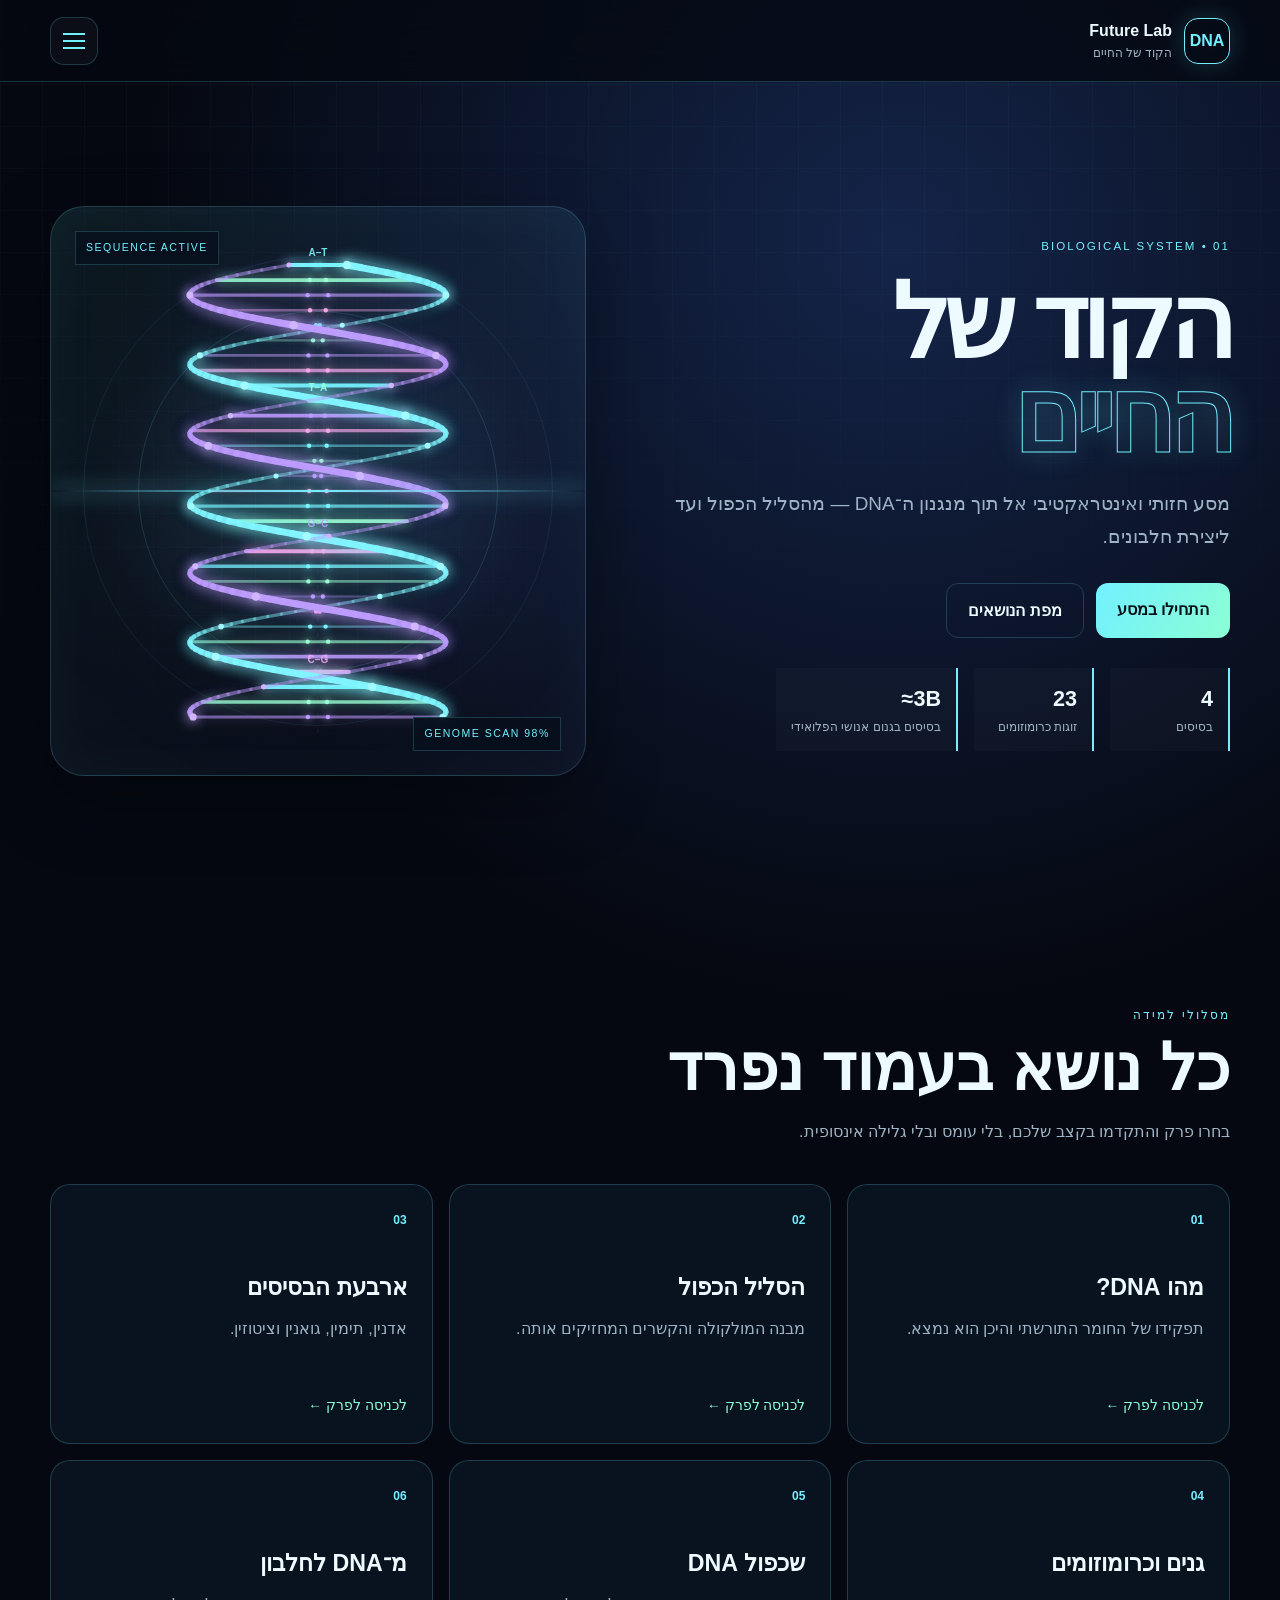
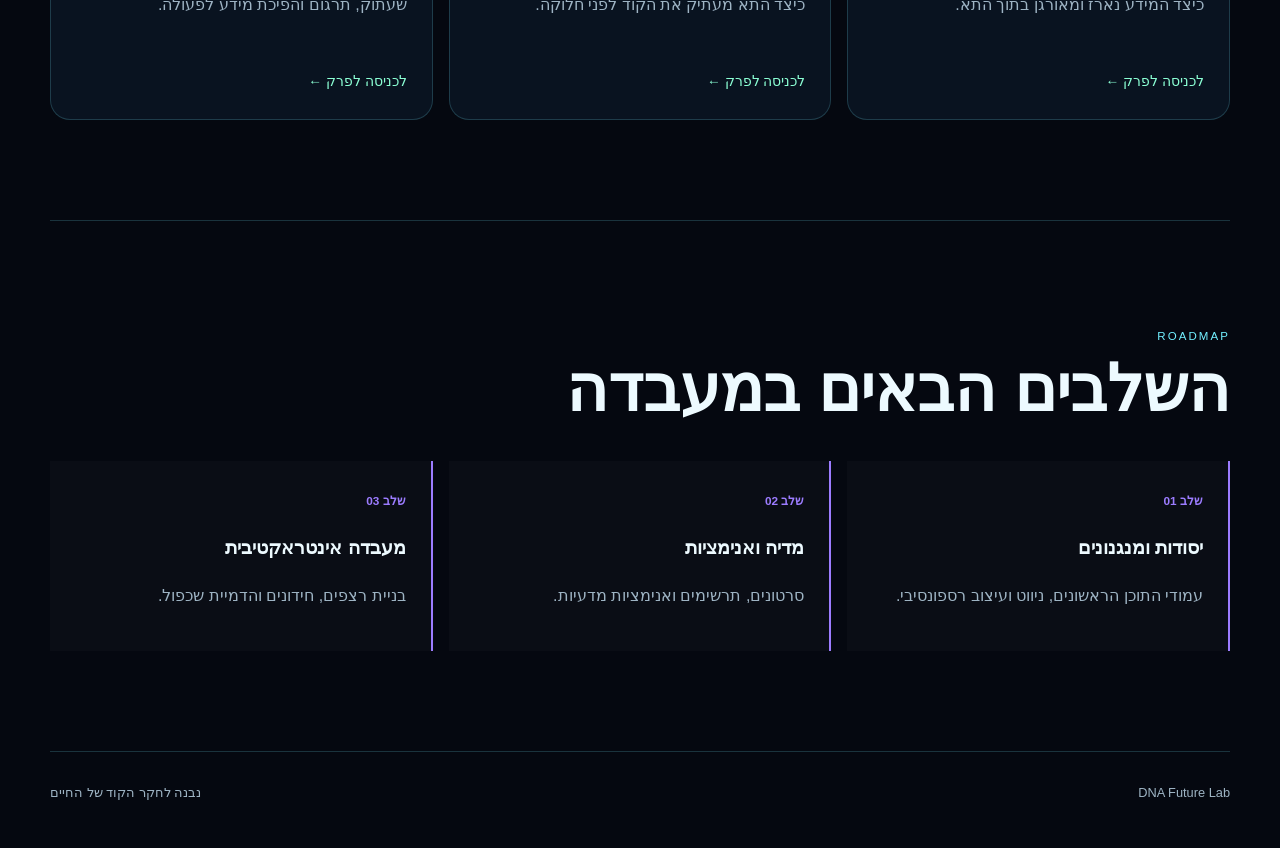
<file: index.html>
<!doctype html>
<html lang="he" dir="rtl">
<head>
  <meta charset="utf-8">

  <meta
    name="viewport"
    content="width=device-width, initial-scale=1"
  >

  <meta
    name="description"
    content="מעבדת DNA עתידית — אתר אינטראקטיבי על הקוד של החיים"
  >

  <meta name="theme-color" content="#050810">

  <meta property="og:title" content="DNA Future Lab | הקוד של החיים">
  <meta property="og:description" content="מסע חזותי ואינטראקטיבי אל מנגנון ה־DNA.">
  <meta property="og:type" content="website">

  <title>DNA Future Lab | הקוד של החיים</title>

  <link rel="icon" href="assets/favicon.svg" type="image/svg+xml">
  <link rel="stylesheet" href="assets/css/styles.css">
</head>

<body>

  <div class="ambient" aria-hidden="true"></div>

  <header class="topbar">

    <a class="brand" href="index.html" aria-label="דף הבית">
      <span class="brand-mark">DNA</span>

      <span class="brand-text">
        <strong>Future Lab</strong>
        <small>הקוד של החיים</small>
      </span>
    </a>

    <button
      class="menu-btn"
      type="button"
      aria-label="פתיחת תפריט"
      aria-expanded="false"
      aria-controls="sidebar"
    >
      <span></span>
      <span></span>
      <span></span>
    </button>

  </header>

  <div class="overlay" data-close-menu></div>

  <aside
    class="sidebar"
    id="sidebar"
    role="dialog"
    aria-modal="true"
    aria-label="מרכז הניווט"
    aria-hidden="true"
  >

    <div class="sidebar-head">
      <strong>מרכז הניווט</strong>

      <button
        class="close-btn"
        type="button"
        data-close-menu
        aria-label="סגירת תפריט"
      >
        ×
      </button>
    </div>

    <nav class="side-nav" aria-label="ניווט ראשי">

      <a class="active" href="index.html" aria-current="page">
        עמוד הבית
      </a>

      <p>יסודות ה־DNA</p>

      <a href="pages/what-is-dna.html">
        מהו DNA?
      </a>

      <a href="pages/double-helix.html">
        מבנה הסליל הכפול
      </a>

      <a href="pages/bases.html">
        הבסיסים החנקניים
      </a>

      <a href="pages/genes-chromosomes.html">
        גנים וכרומוזומים
      </a>

      <p>מנגנונים גנטיים</p>

      <a href="pages/replication.html">
        שכפול DNA
      </a>

      <a href="pages/protein-synthesis.html">
        מ־DNA לחלבון
      </a>

      <p>בקרוב</p>

      <a href="#roadmap">
        מוטציות, תורשה ו־CRISPR
      </a>

      <a href="#roadmap">
        מעבדה אינטראקטיבית
      </a>

      <a href="#roadmap">
        סרטונים וחידונים
      </a>

    </nav>

  </aside>

  <main>

    <section class="hero">

      <div class="hero-copy">

        <span class="eyebrow">
          BIOLOGICAL SYSTEM • 01
        </span>

        <h1>
          הקוד של
          <em>החיים</em>
        </h1>

        <p>
          מסע חזותי ואינטראקטיבי אל תוך מנגנון ה־DNA —
          מהסליל הכפול ועד ליצירת חלבונים.
        </p>

        <div class="hero-actions">

          <a
            class="btn primary"
            href="pages/what-is-dna.html"
          >
            התחילו במסע
          </a>

          <a
            class="btn ghost"
            href="#topics"
          >
            מפת הנושאים
          </a>

        </div>

        <div class="stats">

          <div>
            <strong>4</strong>
            <span>בסיסים</span>
          </div>

          <div>
            <strong>23</strong>
            <span>זוגות כרומוזומים</span>
          </div>

          <div>
            <strong><bdi dir="ltr">≈3B</bdi></strong>
            <span>בסיסים בגנום אנושי הפלואידי</span>
          </div>

        </div>

      </div>

      <div
        class="helix-stage"
        aria-label="המחשה מונפשת של סליל DNA כפול"
      >

        <div class="scientific-grid" aria-hidden="true"></div>

        <div class="orbit orbit-one" aria-hidden="true"></div>
        <div class="orbit orbit-two" aria-hidden="true"></div>

        <div class="hud top">
          SEQUENCE ACTIVE
        </div>

        <canvas
          id="dnaCanvas"
          aria-label="אנימציה של סליל DNA כפול"
        >
          הדפדפן שלך אינו תומך באנימציית Canvas.
        </canvas>

        <div class="scan-line" aria-hidden="true"></div>

        <div class="hud bottom">
          GENOME SCAN 98%
        </div>

      </div>

    </section>

    <section class="section" id="topics">

      <div class="section-head">

        <span>מסלולי למידה</span>

        <h2>
          כל נושא בעמוד נפרד
        </h2>

        <p>
          בחרו פרק והתקדמו בקצב שלכם,
          בלי עומס ובלי גלילה אינסופית.
        </p>

      </div>

      <div class="topic-grid">

        <a
          class="topic-card"
          href="pages/what-is-dna.html"
        >
          <b>01</b>
          <h3>מהו DNA?</h3>

          <p>
            תפקידו של החומר התורשתי והיכן הוא נמצא.
          </p>

          <span>
            לכניסה לפרק ←
          </span>
        </a>

        <a
          class="topic-card"
          href="pages/double-helix.html"
        >
          <b>02</b>
          <h3>הסליל הכפול</h3>

          <p>
            מבנה המולקולה והקשרים המחזיקים אותה.
          </p>

          <span>
            לכניסה לפרק ←
          </span>
        </a>

        <a
          class="topic-card"
          href="pages/bases.html"
        >
          <b>03</b>
          <h3>ארבעת הבסיסים</h3>

          <p>
            אדנין, תימין, גואנין וציטוזין.
          </p>

          <span>
            לכניסה לפרק ←
          </span>
        </a>

        <a
          class="topic-card"
          href="pages/genes-chromosomes.html"
        >
          <b>04</b>
          <h3>גנים וכרומוזומים</h3>

          <p>
            כיצד המידע נארז ומאורגן בתוך התא.
          </p>

          <span>
            לכניסה לפרק ←
          </span>
        </a>

        <a
          class="topic-card"
          href="pages/replication.html"
        >
          <b>05</b>
          <h3>שכפול DNA</h3>

          <p>
            כיצד התא מעתיק את הקוד לפני חלוקה.
          </p>

          <span>
            לכניסה לפרק ←
          </span>
        </a>

        <a
          class="topic-card"
          href="pages/protein-synthesis.html"
        >
          <b>06</b>
          <h3>מ־DNA לחלבון</h3>

          <p>
            שעתוק, תרגום והפיכת מידע לפעולה.
          </p>

          <span>
            לכניסה לפרק ←
          </span>
        </a>

      </div>

    </section>

    <section
      class="section roadmap"
      id="roadmap"
    >

      <div class="section-head">

        <span>ROADMAP</span>

        <h2>
          השלבים הבאים במעבדה
        </h2>

      </div>

      <div class="timeline">

        <div>
          <b>שלב 01</b>

          <h3>
            יסודות ומנגנונים
          </h3>

          <p>
            עמודי התוכן הראשונים,
            ניווט ועיצוב רספונסיבי.
          </p>
        </div>

        <div>
          <b>שלב 02</b>

          <h3>
            מדיה ואנימציות
          </h3>

          <p>
            סרטונים, תרשימים
            ואנימציות מדעיות.
          </p>
        </div>

        <div>
          <b>שלב 03</b>

          <h3>
            מעבדה אינטראקטיבית
          </h3>

          <p>
            בניית רצפים,
            חידונים והדמיית שכפול.
          </p>
        </div>

      </div>

    </section>

  </main>

  <footer>

    <span>
      DNA Future Lab
    </span>

    <span>
      נבנה לחקר הקוד של החיים
    </span>

  </footer>

  <script src="assets/js/navigation.js"></script>
  <script src="assets/js/app.js"></script>

</body>
</html>
</file>
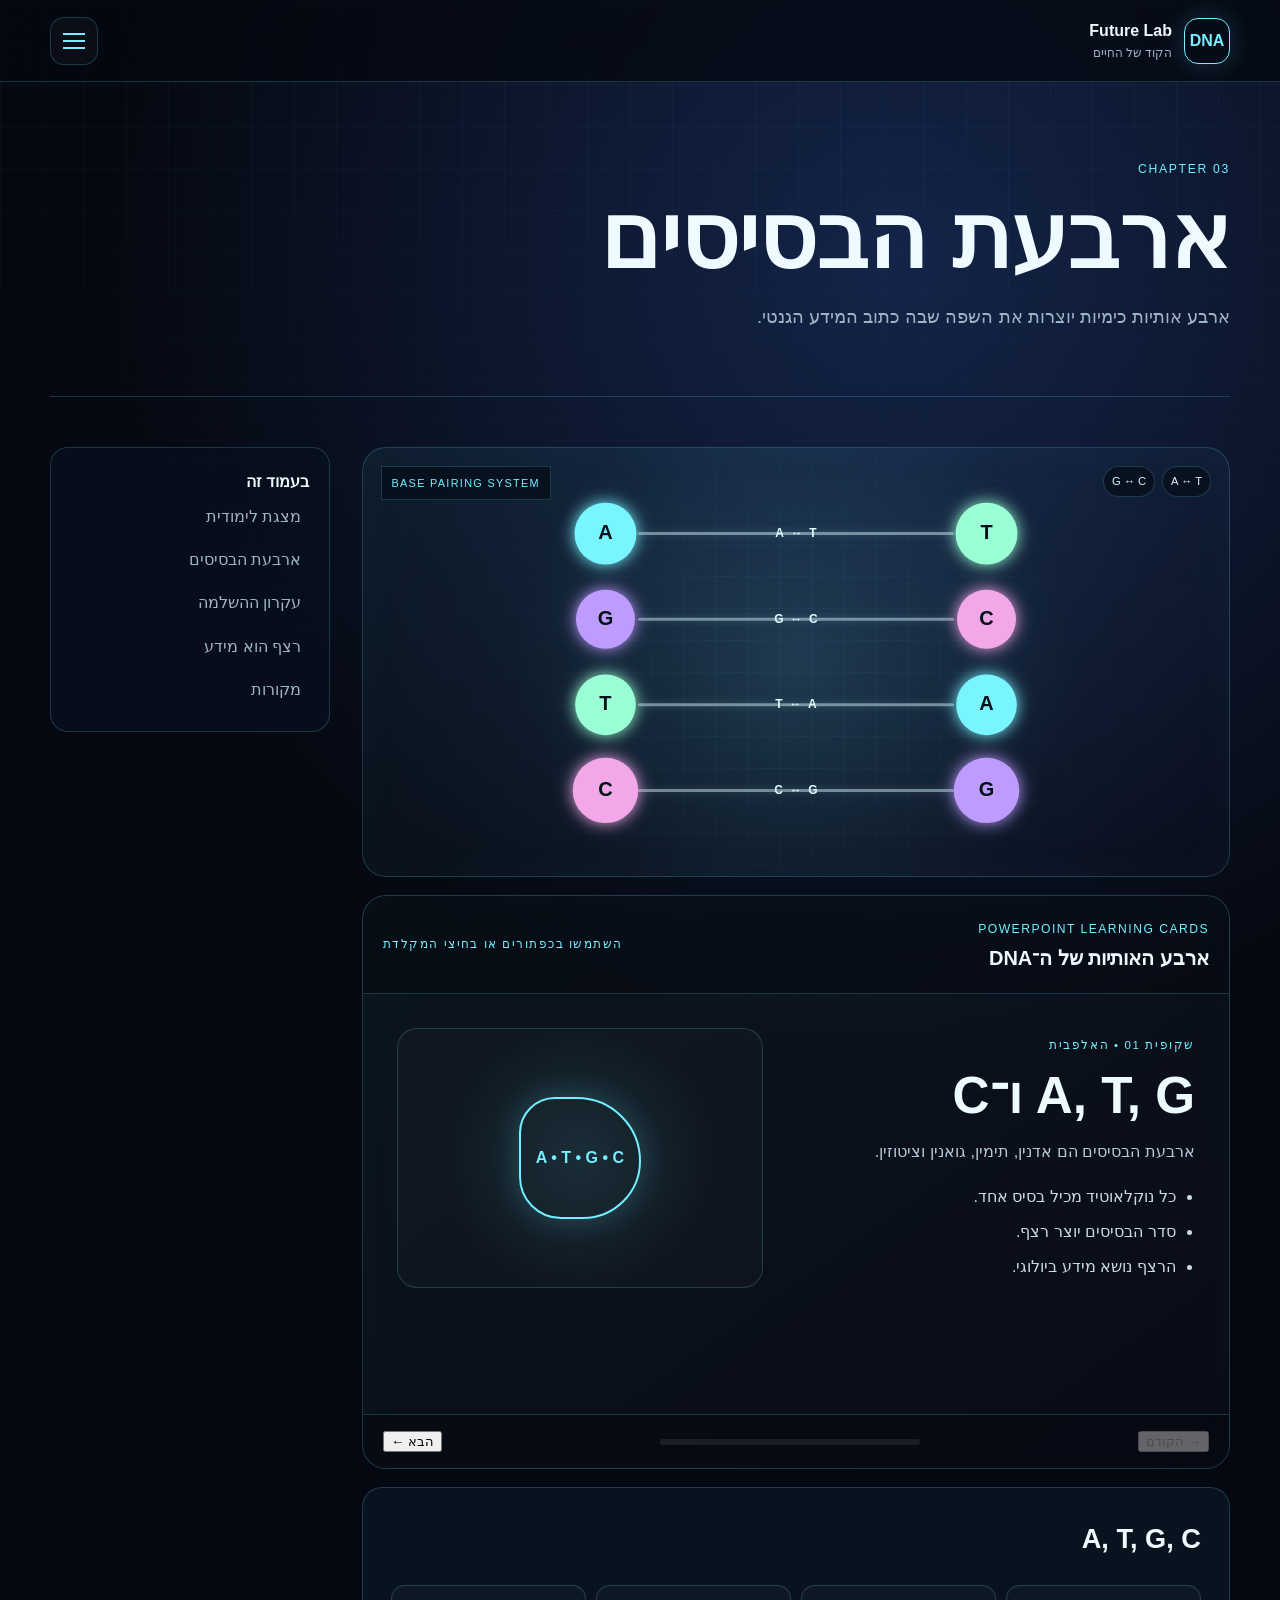
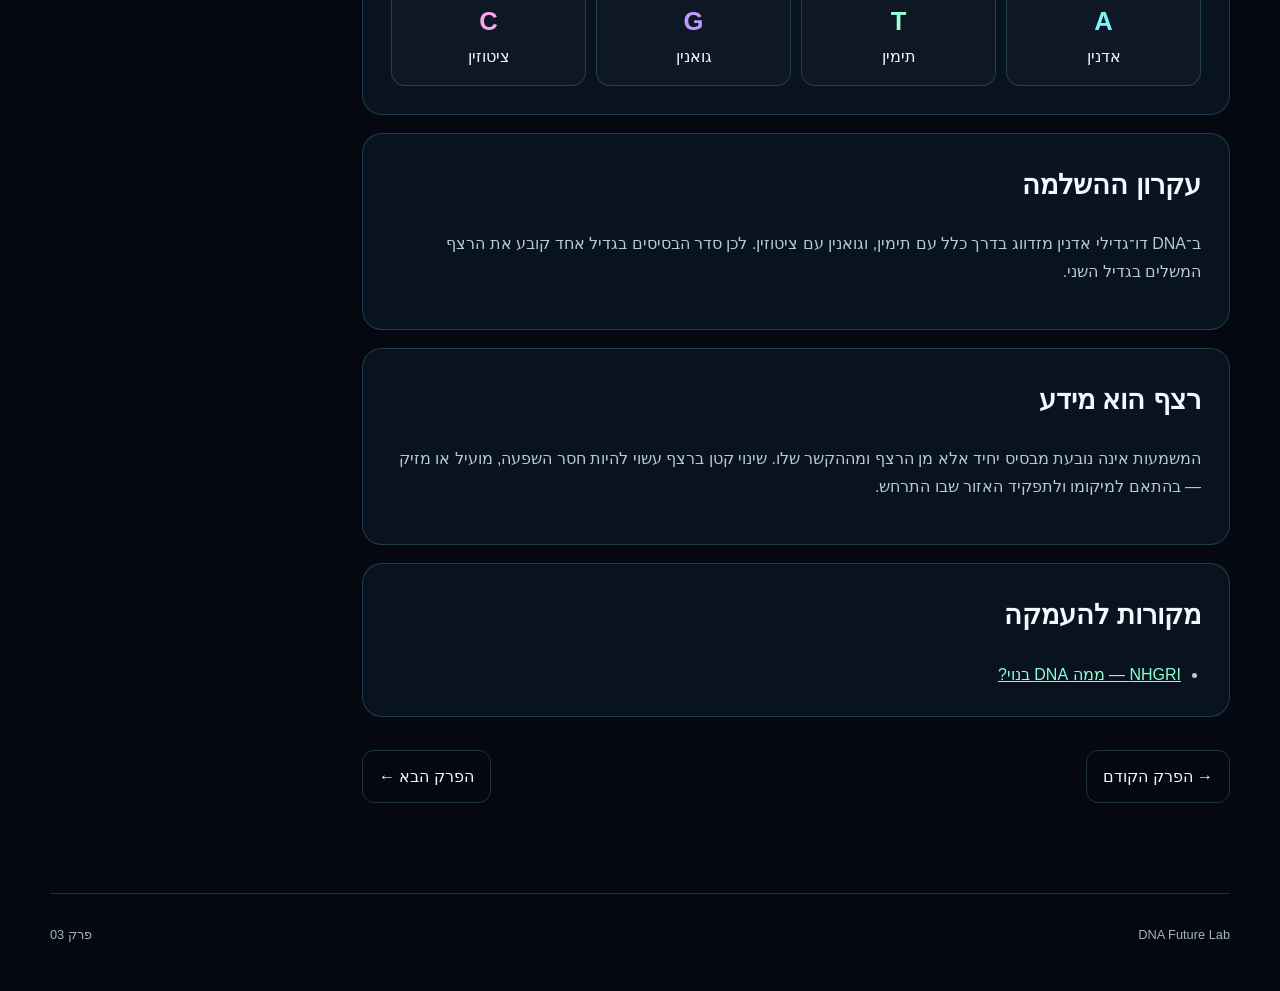
<file: pages/bases.html>
<!doctype html>
<html lang="he" dir="rtl">
<head><meta charset="utf-8"><meta name="viewport" content="width=device-width, initial-scale=1"><meta name="description" content="ארבעת הבסיסים החנקניים ב־DNA, כללי הזיווג ועקרון ההשלמה."><meta name="theme-color" content="#050810"><title>הבסיסים החנקניים | DNA Future Lab</title><link rel="icon" href="../assets/favicon.svg" type="image/svg+xml"><link rel="stylesheet" href="../assets/css/styles.css"><link rel="stylesheet" href="../assets/css/visualizations.css"><link rel="stylesheet" href="../assets/css/presentation.css"></head>
<body><div class="ambient" aria-hidden="true"></div><header class="topbar"><a class="brand" href="../index.html" aria-label="דף הבית"><span class="brand-mark">DNA</span><span class="brand-text"><strong>Future Lab</strong><small>הקוד של החיים</small></span></a><button class="menu-btn" type="button" aria-label="פתיחת תפריט" aria-expanded="false" aria-controls="sidebar"><span></span><span></span><span></span></button></header><div class="overlay" data-close-menu></div><aside class="sidebar" id="sidebar" role="dialog" aria-modal="true" aria-label="מרכז הניווט" aria-hidden="true"><div class="sidebar-head"><strong>מרכז הניווט</strong><button class="close-btn" type="button" data-close-menu aria-label="סגירת תפריט">×</button></div><nav class="side-nav" aria-label="ניווט ראשי"></nav></aside>
<main><section class="page-hero"><span class="chapter">CHAPTER 03</span><h1>ארבעת הבסיסים</h1><p>ארבע אותיות כימיות יוצרות את השפה שבה כתוב המידע הגנטי.</p></section><div class="content-layout"><article class="article">
<section class="visual-panel" aria-label="המחשה מונפשת של זוגות הבסיסים"><span class="visual-label top">BASE PAIRING SYSTEM</span><canvas data-visual="bases">הדפדפן שלך אינו תומך בהמחשת Canvas.</canvas><div class="visual-legend"><span>A ↔ T</span><span>G ↔ C</span></div></section>
<section class="presentation" id="presentation" data-presentation aria-label="מצגת על הבסיסים החנקניים" tabindex="0"><div class="presentation-header"><div><span>POWERPOINT LEARNING CARDS</span><h2>ארבע האותיות של ה־DNA</h2></div><span>השתמשו בכפתורים או בחיצי המקלדת</span></div><div class="presentation-stage" aria-live="polite">
<section class="presentation-slide is-active" data-slide><div class="presentation-copy"><span class="presentation-kicker">שקופית 01 • האלפבית</span><h3 tabindex="-1">A, T, G ו־C</h3><p>ארבעת הבסיסים הם אדנין, תימין, גואנין וציטוזין.</p><ul class="presentation-bullets"><li>כל נוקלאוטיד מכיל בסיס אחד.</li><li>סדר הבסיסים יוצר רצף.</li><li>הרצף נושא מידע ביולוגי.</li></ul></div><div class="presentation-visual" aria-hidden="true"><div class="presentation-enzyme">A • T • G • C</div></div></section>
<section class="presentation-slide" data-slide aria-hidden="true" inert><div class="presentation-copy"><span class="presentation-kicker">שקופית 02 • זוגות קבועים</span><h3 tabindex="-1">A עם T, ו־G עם C</h3><p>הצורה הכימית של הבסיסים מאפשרת זיווג בררני.</p><ul class="presentation-bullets"><li>אדנין מזדווג עם תימין.</li><li>גואנין מזדווג עם ציטוזין.</li><li>הזיווג שומר על רוחב אחיד של הסליל.</li></ul></div><div class="presentation-visual" aria-hidden="true"><div class="presentation-result"><div><strong>A–T</strong><span>זוג משלים</span></div><div><strong>G–C</strong><span>זוג משלים</span></div></div></div></section>
<section class="presentation-slide" data-slide aria-hidden="true" inert><div class="presentation-copy"><span class="presentation-kicker">שקופית 03 • השלמה</span><h3 tabindex="-1">גדיל אחד מגלה את השני</h3><p>כאשר ידוע רצף של גדיל אחד, אפשר להסיק את הרצף המשלים.</p><ul class="presentation-bullets"><li>מול A יופיע T.</li><li>מול G יופיע C.</li><li>העיקרון מאפשר שכפול ותיקון.</li></ul></div><div class="presentation-visual" aria-hidden="true"><div class="presentation-enzyme">ATGC → TACG</div></div></section>
<section class="presentation-slide" data-slide aria-hidden="true" inert><div class="presentation-copy"><span class="presentation-kicker">שקופית 04 • רצף ומשמעות</span><h3 tabindex="-1">הסדר חשוב יותר מהאות הבודדת</h3><p>המשמעות נוצרת מן הרצף, מהמיקום ומהאופן שבו התא קורא אותו.</p><ul class="presentation-bullets"><li>רצפים שונים יוצרים הוראות שונות.</li><li>שינוי בסיס עשוי להיות מוטציה.</li><li>השפעת השינוי תלויה בהקשר.</li></ul></div><div class="presentation-visual" aria-hidden="true"><div class="presentation-enzyme">SEQUENCE = INFORMATION</div></div></section>
</div><div class="presentation-controls"><button type="button" data-presentation-prev>→ הקודם</button><div class="presentation-progress"><span data-presentation-count>1 מתוך 4</span><div><i data-presentation-bar></i></div></div><button type="button" data-presentation-next>הבא ←</button></div></section>
<section class="info-card" id="base-types"><h2>A, T, G, C</h2><div class="base-key"><div class="base-a"><b>A</b><span>אדנין</span></div><div class="base-t"><b>T</b><span>תימין</span></div><div class="base-g"><b>G</b><span>גואנין</span></div><div class="base-c"><b>C</b><span>ציטוזין</span></div></div></section><section class="info-card" id="complementarity"><h2>עקרון ההשלמה</h2><p>ב־DNA דו־גדילי אדנין מזדווג בדרך כלל עם תימין, וגואנין עם ציטוזין. לכן סדר הבסיסים בגדיל אחד קובע את הרצף המשלים בגדיל השני.</p></section><section class="info-card" id="sequence"><h2>רצף הוא מידע</h2><p>המשמעות אינה נובעת מבסיס יחיד אלא מן הרצף ומההקשר שלו. שינוי קטן ברצף עשוי להיות חסר השפעה, מועיל או מזיק — בהתאם למיקומו ולתפקיד האזור שבו התרחש.</p></section><section class="info-card" id="sources"><h2>מקורות להעמקה</h2><ul class="source-list"><li><a href="https://www.genome.gov/about-genomics/fact-sheets/Deoxyribonucleic-Acid-Fact-Sheet">NHGRI — ממה DNA בנוי?</a></li></ul></section><div class="pager"><a href="double-helix.html">→ הפרק הקודם</a><a href="genes-chromosomes.html">הפרק הבא ←</a></div>
</article><aside class="page-aside" aria-label="תוכן העמוד"><strong>בעמוד זה</strong><a href="#presentation">מצגת לימודית</a><a href="#base-types">ארבעת הבסיסים</a><a href="#complementarity">עקרון ההשלמה</a><a href="#sequence">רצף הוא מידע</a><a href="#sources">מקורות</a></aside></div></main><footer><span>DNA Future Lab</span><span>פרק 03</span></footer><script src="../assets/js/navigation.js"></script><script src="../assets/js/app.js"></script><script src="../assets/js/visualizations.js"></script><script src="../assets/js/presentation.js"></script></body></html>
</file>
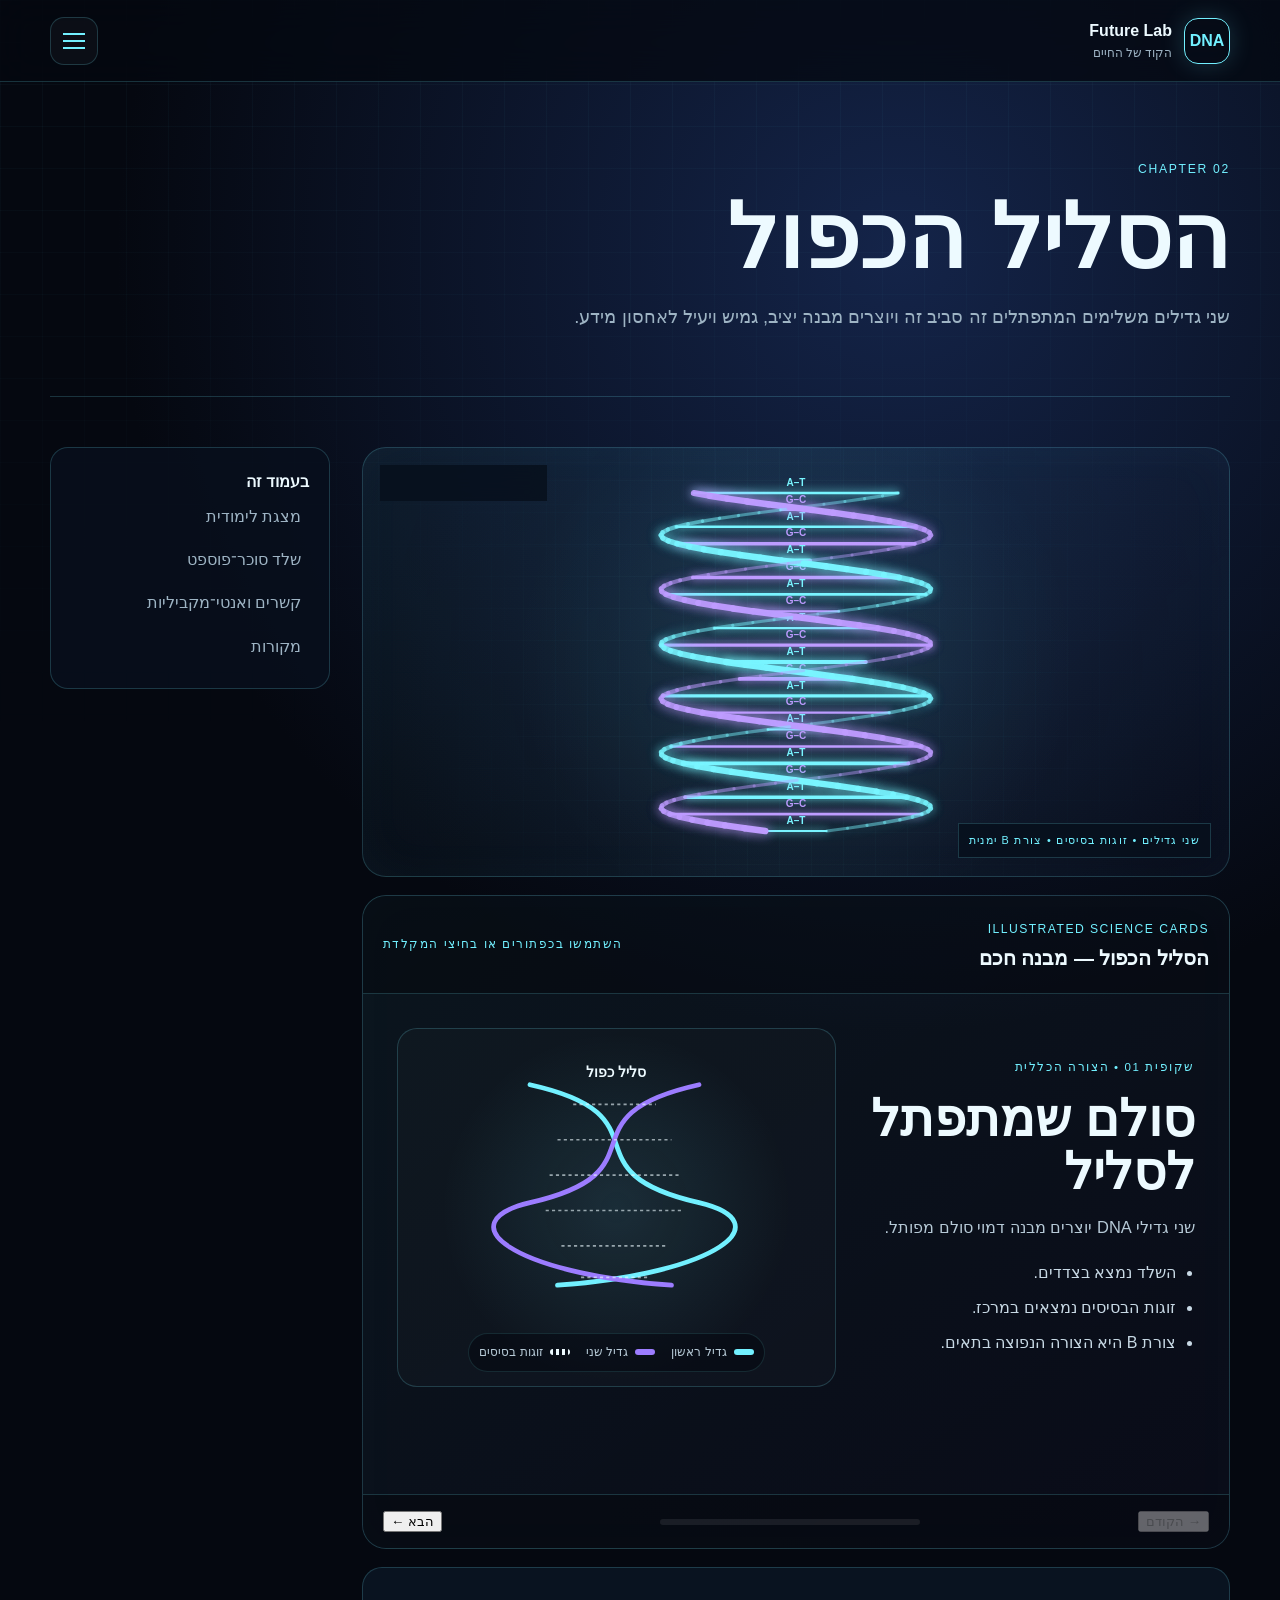
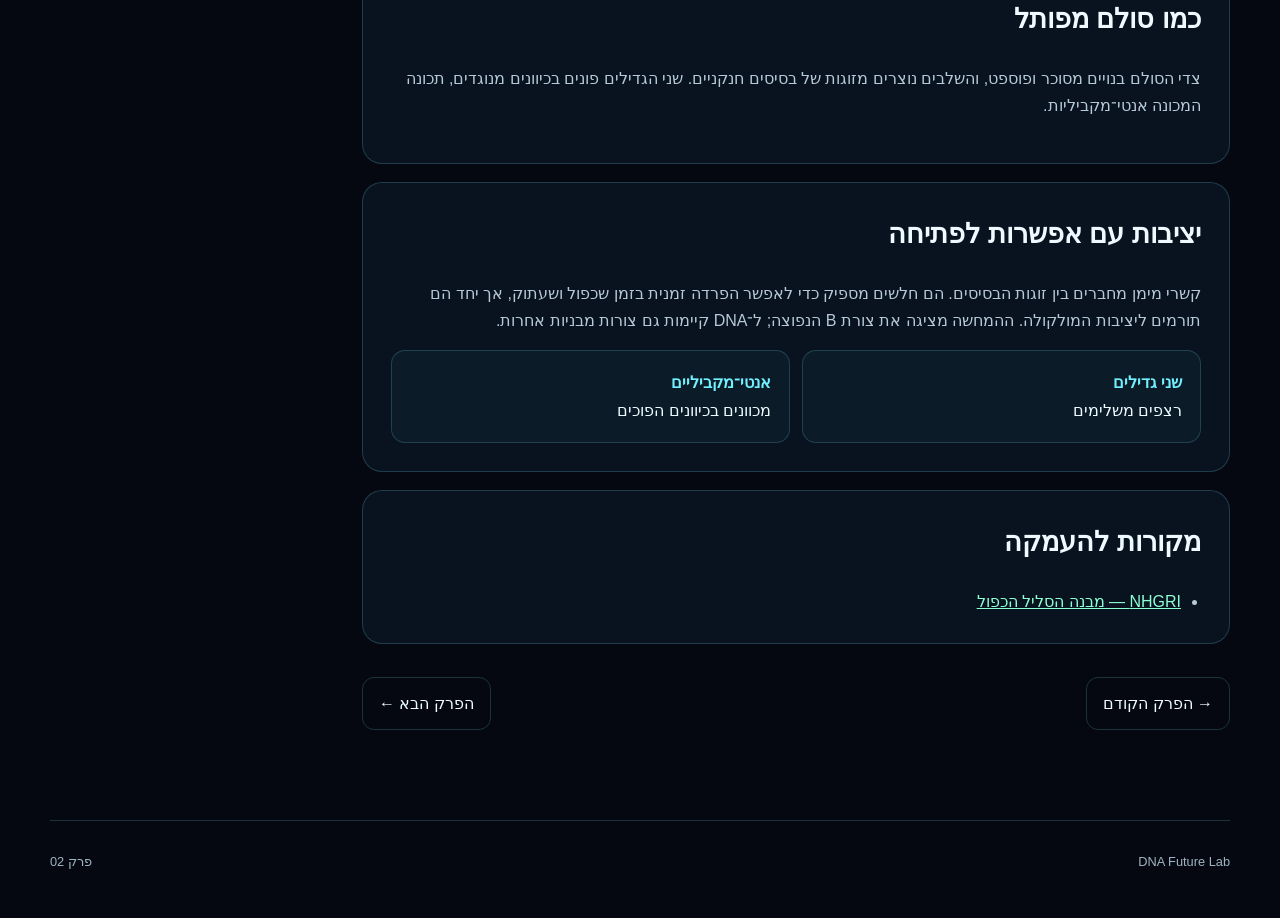
<file: pages/double-helix.html>
<!doctype html>
<html lang="he" dir="rtl">
<head>
  <meta charset="utf-8"><meta name="viewport" content="width=device-width, initial-scale=1"><meta name="description" content="מבנה הסליל הכפול של DNA, השלד הסוכר־פוספט והקשרים בין זוגות הבסיסים."><meta name="theme-color" content="#050810">
  <title>הסליל הכפול | DNA Future Lab</title>
  <link rel="icon" href="../assets/favicon.svg" type="image/svg+xml"><link rel="stylesheet" href="../assets/css/styles.css"><link rel="stylesheet" href="../assets/css/visualizations.css"><link rel="stylesheet" href="../assets/css/presentation.css">
</head>
<body>
  <div class="ambient" aria-hidden="true"></div><header class="topbar"><a class="brand" href="../index.html" aria-label="דף הבית"><span class="brand-mark">DNA</span><span class="brand-text"><strong>Future Lab</strong><small>הקוד של החיים</small></span></a><button class="menu-btn" type="button" aria-label="פתיחת תפריט" aria-expanded="false" aria-controls="sidebar"><span></span><span></span><span></span></button></header><div class="overlay" data-close-menu></div><aside class="sidebar" id="sidebar" role="dialog" aria-modal="true" aria-label="מרכז הניווט" aria-hidden="true"><div class="sidebar-head"><strong>מרכז הניווט</strong><button class="close-btn" type="button" data-close-menu aria-label="סגירת תפריט">×</button></div><nav class="side-nav" aria-label="ניווט ראשי"></nav></aside>
  <main><section class="page-hero"><span class="chapter">CHAPTER 02</span><h1>הסליל הכפול</h1><p>שני גדילים משלימים המתפתלים זה סביב זה ויוצרים מבנה יציב, גמיש ויעיל לאחסון מידע.</p></section><div class="content-layout"><article class="article">
    <section class="visual-panel" aria-label="המחשה מונפשת של סליל DNA כפול"><span class="visual-label top">DOUBLE HELIX MODEL</span><canvas data-visual="helix">הדפדפן שלך אינו תומך בהמחשת Canvas.</canvas><span class="visual-label bottom">שני גדילים • זוגות בסיסים • צורת B ימנית</span></section>
    <section class="presentation presentation-illustrated" id="presentation" data-presentation aria-label="מצגת חזותית על מבנה הסליל הכפול" tabindex="0">
      <div class="presentation-header"><div><span>ILLUSTRATED SCIENCE CARDS</span><h2>הסליל הכפול — מבנה חכם</h2></div><span>השתמשו בכפתורים או בחיצי המקלדת</span></div>
      <div class="presentation-stage" aria-live="polite">
        <section class="presentation-slide is-active" data-slide><div class="presentation-copy"><span class="presentation-kicker">שקופית 01 • הצורה הכללית</span><h3 tabindex="-1">סולם שמתפתל לסליל</h3><p>שני גדילי DNA יוצרים מבנה דמוי סולם מפותל.</p><ul class="presentation-bullets"><li>השלד נמצא בצדדים.</li><li>זוגות הבסיסים נמצאים במרכז.</li><li>צורת B היא הצורה הנפוצה בתאים.</li></ul></div><div class="presentation-visual svg-visual"><svg viewBox="0 0 520 320" role="img" aria-label="שני גדילי DNA מתפתלים ויוצרים סליל כפול"><path class="svg-dna-old" d="M150 35 C330 75 190 145 365 185 C470 210 390 275 185 290"/><path class="svg-template" d="M365 35 C185 75 325 145 150 185 C45 210 125 275 330 290"/><g class="svg-rungs"><line x1="205" y1="60" x2="310" y2="60"/><line x1="185" y1="105" x2="330" y2="105"/><line x1="175" y1="150" x2="340" y2="150"/><line x1="170" y1="195" x2="345" y2="195"/><line x1="190" y1="240" x2="325" y2="240"/><line x1="215" y1="280" x2="300" y2="280"/></g><text class="svg-label" x="260" y="25">סליל כפול</text></svg><div class="svg-legend"><span><i class="legend-old"></i>גדיל ראשון</span><span><i class="legend-template"></i>גדיל שני</span><span><i class="legend-bond"></i>זוגות בסיסים</span></div></div></section>
        <section class="presentation-slide" data-slide aria-hidden="true" inert><div class="presentation-copy"><span class="presentation-kicker">שקופית 02 • השלד החיצוני</span><h3 tabindex="-1">סוכר ופוספט יוצרים מסגרת</h3><p>כל גדיל בנוי מיחידות סוכר ופוספט המתחלפות לאורך המולקולה.</p><ul class="presentation-bullets"><li>הפוספט מסומן כעיגול.</li><li>הסוכר מסומן כחומש.</li><li>הבסיס מחובר לסוכר ופונה פנימה.</li></ul></div><div class="presentation-visual svg-visual"><svg viewBox="0 0 520 320" role="img" aria-label="שרשרת סוכר ופוספט עם בסיסים הפונים למרכז"><g class="svg-backbone"><circle cx="120" cy="55" r="18"/><polygon points="120,95 140,110 132,135 108,135 100,110"/><circle cx="120" cy="175" r="18"/><polygon points="120,215 140,230 132,255 108,255 100,230"/><line x1="120" y1="73" x2="120" y2="95"/><line x1="120" y1="135" x2="120" y2="157"/><line x1="120" y1="193" x2="120" y2="215"/></g><g class="svg-base-bars"><line x1="140" y1="115" x2="330" y2="115"/><line x1="140" y1="235" x2="330" y2="235"/></g><text class="svg-note" x="75" y="55">פוספט</text><text class="svg-note" x="70" y="118">סוכר</text><text class="svg-note" x="380" y="118">בסיס</text><text class="svg-label" x="260" y="295">שלד סוכר־פוספט</text></svg><div class="svg-legend"><span><i class="legend-phosphate"></i>פוספט</span><span><i class="legend-sugar"></i>סוכר</span><span><i class="legend-base"></i>בסיס</span></div></div></section>
        <section class="presentation-slide" data-slide aria-hidden="true" inert><div class="presentation-copy"><span class="presentation-kicker">שקופית 03 • התאמת הבסיסים</span><h3 tabindex="-1">A עם T, ו־G עם C</h3><p>הזיווג הקבוע מאפשר לכל גדיל לשמש תבנית לגדיל המשלים.</p><ul class="presentation-bullets"><li>A–T מחוברים בשני קשרי מימן.</li><li>G–C מחוברים בשלושה קשרי מימן.</li><li>רוחב הסליל נשאר אחיד.</li></ul></div><div class="presentation-visual svg-visual"><svg viewBox="0 0 520 320" role="img" aria-label="זוגות בסיסים A-T ו-G-C וקשרי המימן ביניהם"><g class="svg-base-pair"><rect x="70" y="55" width="100" height="70" rx="18"/><rect x="350" y="55" width="100" height="70" rx="18"/><text x="120" y="100">A</text><text x="400" y="100">T</text><line x1="180" y1="80" x2="340" y2="80"/><line x1="180" y1="105" x2="340" y2="105"/></g><g class="svg-base-pair strong"><rect x="70" y="185" width="100" height="70" rx="18"/><rect x="350" y="185" width="100" height="70" rx="18"/><text x="120" y="230">G</text><text x="400" y="230">C</text><line x1="180" y1="200" x2="340" y2="200"/><line x1="180" y1="220" x2="340" y2="220"/><line x1="180" y1="240" x2="340" y2="240"/></g><text class="svg-note" x="260" y="145">2 קשרי מימן</text><text class="svg-note" x="260" y="285">3 קשרי מימן</text></svg><div class="svg-callout">כללי ההשלמה שומרים על מבנה קבוע ומאפשרים העתקה מדויקת.</div></div></section>
        <section class="presentation-slide" data-slide aria-hidden="true" inert><div class="presentation-copy"><span class="presentation-kicker">שקופית 04 • אנטי־מקביליות</span><h3 tabindex="-1">הגדילים פונים בכיוונים הפוכים</h3><p>אחד הגדילים מכוון 5′→3′ והשני 3′→5′.</p><ul class="presentation-bullets"><li>הכיווניות נובעת ממבנה הסוכר.</li><li>אנזימים קוראים את הגדילים לפי הכיוון.</li><li>לתכונה זו חשיבות בשכפול ובשעתוק.</li></ul></div><div class="presentation-visual svg-visual"><svg viewBox="0 0 520 320" role="img" aria-label="שני גדילי DNA אנטי־מקביליים בכיוונים הפוכים"><path class="svg-dna-old" d="M120 55 L120 265"/><path class="svg-template" d="M400 55 L400 265"/><g class="svg-rungs"><line x1="125" y1="85" x2="395" y2="85"/><line x1="125" y1="135" x2="395" y2="135"/><line x1="125" y1="185" x2="395" y2="185"/><line x1="125" y1="235" x2="395" y2="235"/></g><path class="svg-arrow" d="M75 70 L75 245"/><polygon class="svg-arrow-fill" points="75,265 65,242 85,242"/><path class="svg-arrow" d="M445 250 L445 75"/><polygon class="svg-arrow-fill" points="445,55 435,78 455,78"/><text class="svg-direction" x="75" y="45">5′ → 3′</text><text class="svg-direction" x="445" y="290">3′ → 5′</text><text class="svg-label" x="260" y="305">אנטי־מקביליים</text></svg></div></section>
        <section class="presentation-slide" data-slide aria-hidden="true" inert><div class="presentation-copy"><span class="presentation-kicker">שקופית 05 • יציבות וגמישות</span><h3 tabindex="-1">יציב, אך ניתן לפתיחה</h3><p>קשרי המימן חלשים יחסית בנפרד, אך רבים יחד מספקים יציבות.</p><ul class="presentation-bullets"><li>הבסיסים מוגנים בתוך הסליל.</li><li>הגדילים יכולים להיפרד זמנית.</li><li>פתיחה נחוצה לשכפול ולשעתוק.</li></ul></div><div class="presentation-visual svg-visual"><svg viewBox="0 0 520 320" role="img" aria-label="קטע DNA סגור הנפתח זמנית במרכז"><path class="svg-dna-old" d="M80 70 C170 100 160 220 80 250 M440 70 C350 100 360 220 440 250"/><path class="svg-template" d="M170 70 C250 115 245 205 170 250 M350 70 C270 115 275 205 350 250"/><g class="svg-rungs"><line x1="120" y1="95" x2="195" y2="95"/><line x1="105" y1="130" x2="215" y2="130"/><line x1="100" y1="225" x2="190" y2="225"/><line x1="325" y1="95" x2="400" y2="95"/><line x1="305" y1="130" x2="415" y2="130"/><line x1="330" y1="225" x2="420" y2="225"/></g><path class="svg-arrow" d="M260 90 L260 145"/><polygon class="svg-arrow-fill" points="260,160 250,140 270,140"/><text class="svg-label" x="260" y="190">פתיחה זמנית</text><text class="svg-note" x="260" y="220">הקשרים נפרדים — השלד נשאר שלם</text></svg></div></section>
        <section class="presentation-slide" data-slide aria-hidden="true" inert><div class="presentation-copy"><span class="presentation-kicker">שקופית 06 • היתרון הביולוגי</span><h3 tabindex="-1">מבנה שמגן וגם מאפשר העתקה</h3><p>הסליל הכפול משלב אחסון יציב עם יכולת לפתוח כל גדיל כתבנית.</p><ul class="presentation-bullets"><li>הרצף נשמר בתוך המולקולה.</li><li>השלמה מאפשרת תיקון טעויות.</li><li>כל גדיל יכול לשחזר את בן זוגו.</li></ul></div><div class="presentation-visual svg-visual"><svg viewBox="0 0 520 320" role="img" aria-label="סיכום יתרונות הסליל הכפול: הגנה, השלמה והעתקה"><g class="svg-benefit"><circle cx="120" cy="150" r="68"/><text x="120" y="145">הגנה</text><text class="svg-note" x="120" y="175">מידע בפנים</text></g><g class="svg-benefit"><circle cx="260" cy="150" r="68"/><text x="260" y="145">השלמה</text><text class="svg-note" x="260" y="175">A–T, G–C</text></g><g class="svg-benefit"><circle cx="400" cy="150" r="68"/><text x="400" y="145">העתקה</text><text class="svg-note" x="400" y="175">כל גדיל תבנית</text></g><path class="svg-arrow" d="M185 150 L195 150 M325 150 L335 150"/><text class="svg-label" x="260" y="285">מבנה שמותאם לשמירת מידע גנטי</text></svg></div></section>
      </div>
      <div class="presentation-controls"><button type="button" data-presentation-prev>→ הקודם</button><div class="presentation-progress"><span data-presentation-count>1 מתוך 6</span><div><i data-presentation-bar></i></div></div><button type="button" data-presentation-next>הבא ←</button></div>
    </section>
    <section class="info-card" id="backbone"><h2>כמו סולם מפותל</h2><p>צדי הסולם בנויים מסוכר ופוספט, והשלבים נוצרים מזוגות של בסיסים חנקניים. שני הגדילים פונים בכיוונים מנוגדים, תכונה המכונה אנטי־מקביליות.</p></section><section class="info-card" id="stability"><h2>יציבות עם אפשרות לפתיחה</h2><p>קשרי מימן מחברים בין זוגות הבסיסים. הם חלשים מספיק כדי לאפשר הפרדה זמנית בזמן שכפול ושעתוק, אך יחד הם תורמים ליציבות המולקולה. ההמחשה מציגה את צורת B הנפוצה; ל־DNA קיימות גם צורות מבניות אחרות.</p><div class="fact-list"><div class="fact"><strong>שני גדילים</strong><span>רצפים משלימים</span></div><div class="fact"><strong>אנטי־מקביליים</strong><span>מכוונים בכיוונים הפוכים</span></div></div></section><section class="info-card" id="sources"><h2>מקורות להעמקה</h2><ul class="source-list"><li><a href="https://www.genome.gov/about-genomics/fact-sheets/Deoxyribonucleic-Acid-Fact-Sheet">NHGRI — מבנה הסליל הכפול</a></li></ul></section><div class="pager"><a href="what-is-dna.html">→ הפרק הקודם</a><a href="bases.html">הפרק הבא ←</a></div>
  </article><aside class="page-aside" aria-label="תוכן העמוד"><strong>בעמוד זה</strong><a href="#presentation">מצגת לימודית</a><a href="#backbone">שלד סוכר־פוספט</a><a href="#stability">קשרים ואנטי־מקביליות</a><a href="#sources">מקורות</a></aside></div></main>
  <footer><span>DNA Future Lab</span><span>פרק 02</span></footer><script src="../assets/js/navigation.js"></script><script src="../assets/js/app.js"></script><script src="../assets/js/visualizations.js"></script><script src="../assets/js/presentation.js"></script>
</body></html>
</file>
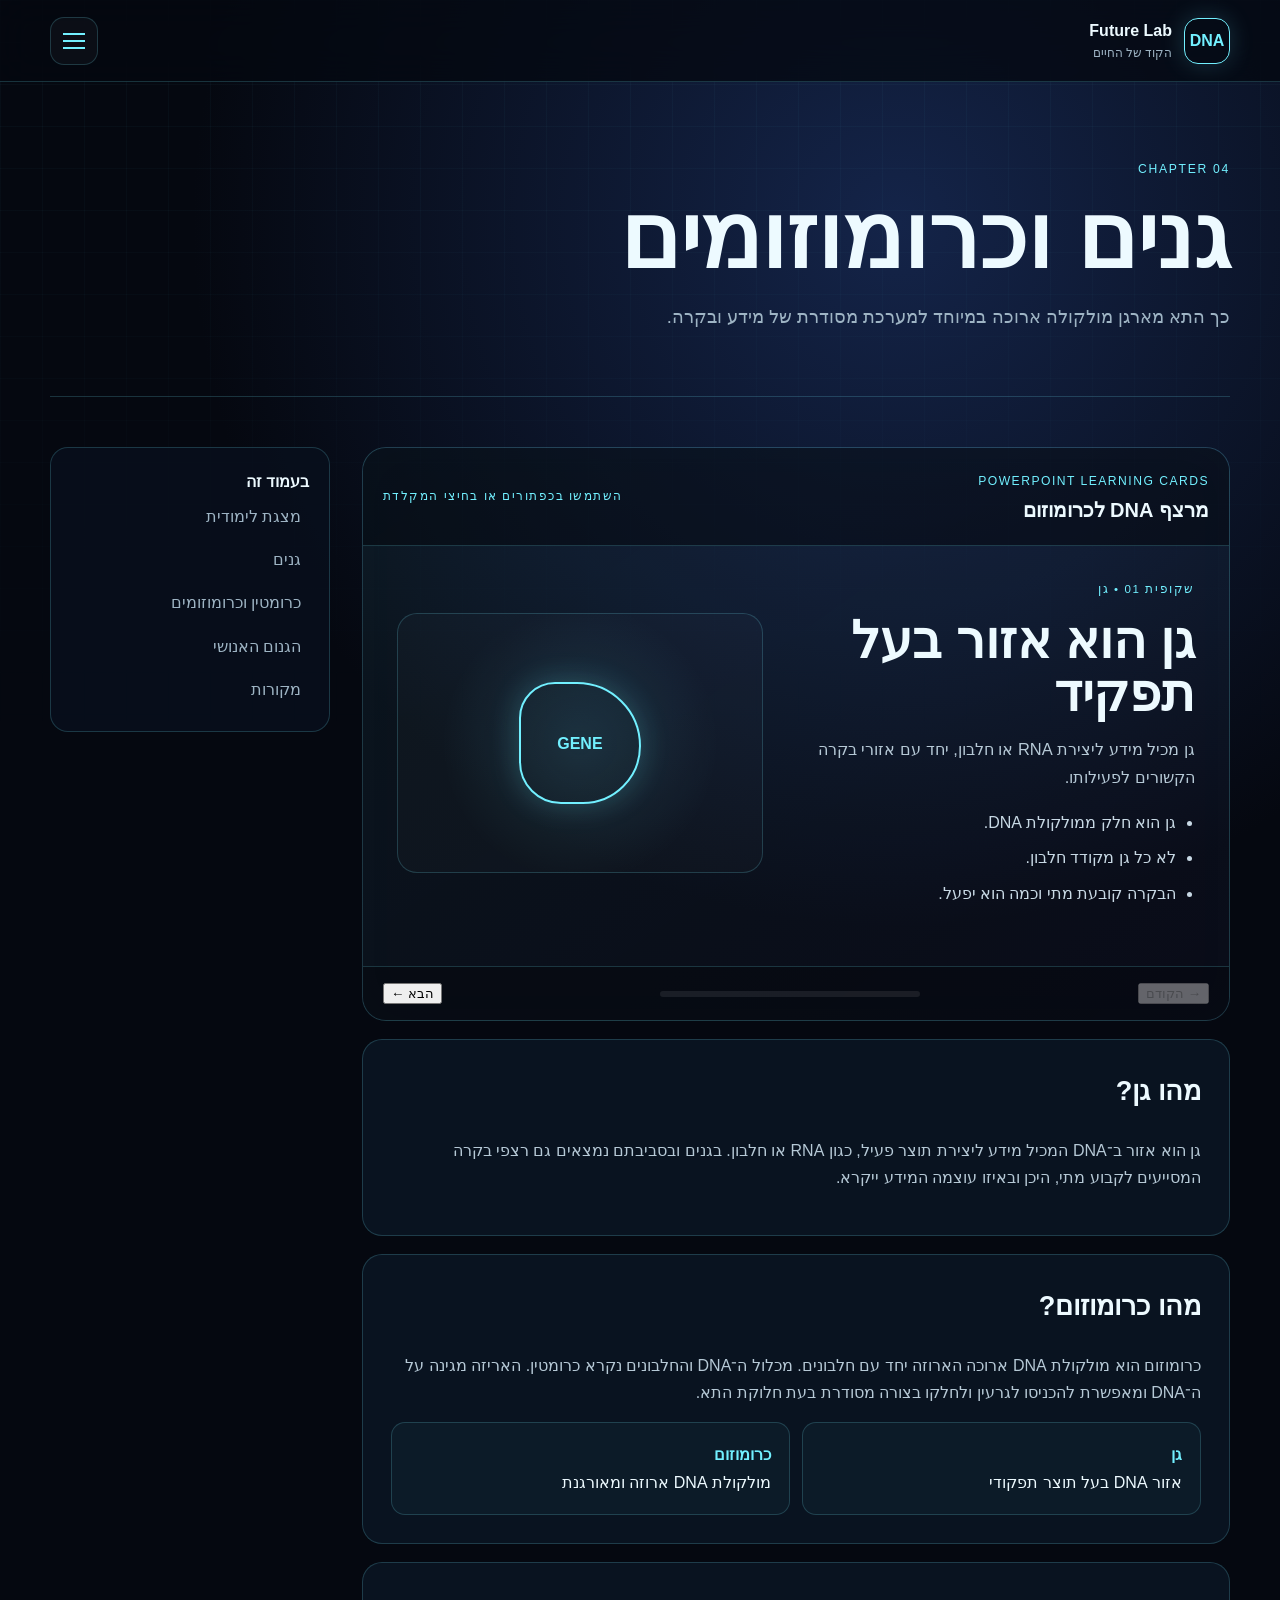
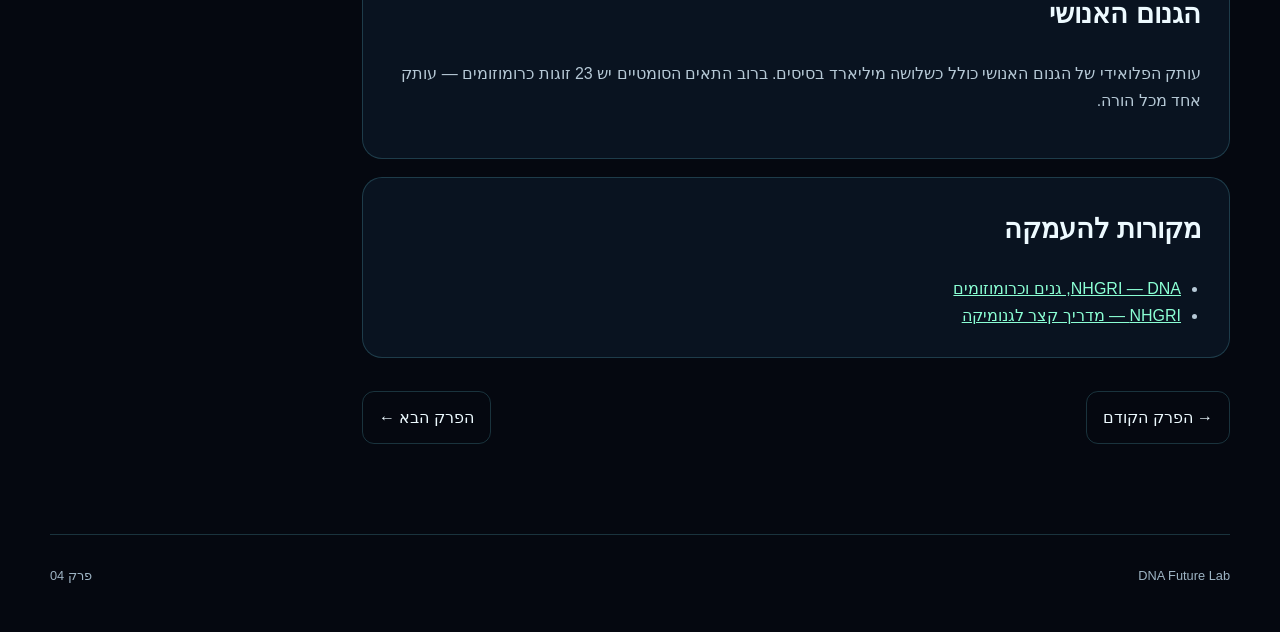
<file: pages/genes-chromosomes.html>
<!doctype html>
<html lang="he" dir="rtl">
<head><meta charset="utf-8"><meta name="viewport" content="width=device-width, initial-scale=1"><meta name="description" content="ההבדל בין גנים, כרומטין וכרומוזומים והדרך שבה DNA מאורגן בתא."><meta name="theme-color" content="#050810"><title>גנים וכרומוזומים | DNA Future Lab</title><link rel="icon" href="../assets/favicon.svg" type="image/svg+xml"><link rel="stylesheet" href="../assets/css/styles.css"><link rel="stylesheet" href="../assets/css/presentation.css"></head>
<body><div class="ambient" aria-hidden="true"></div><header class="topbar"><a class="brand" href="../index.html" aria-label="דף הבית"><span class="brand-mark">DNA</span><span class="brand-text"><strong>Future Lab</strong><small>הקוד של החיים</small></span></a><button class="menu-btn" type="button" aria-label="פתיחת תפריט" aria-expanded="false" aria-controls="sidebar"><span></span><span></span><span></span></button></header><div class="overlay" data-close-menu></div><aside class="sidebar" id="sidebar" role="dialog" aria-modal="true" aria-label="מרכז הניווט" aria-hidden="true"><div class="sidebar-head"><strong>מרכז הניווט</strong><button class="close-btn" type="button" data-close-menu aria-label="סגירת תפריט">×</button></div><nav class="side-nav" aria-label="ניווט ראשי"></nav></aside>
<main><section class="page-hero"><span class="chapter">CHAPTER 04</span><h1>גנים וכרומוזומים</h1><p>כך התא מארגן מולקולה ארוכה במיוחד למערכת מסודרת של מידע ובקרה.</p></section><div class="content-layout"><article class="article">
<section class="presentation" id="presentation" data-presentation aria-label="מצגת על גנים וכרומוזומים" tabindex="0"><div class="presentation-header"><div><span>POWERPOINT LEARNING CARDS</span><h2>מרצף DNA לכרומוזום</h2></div><span>השתמשו בכפתורים או בחיצי המקלדת</span></div><div class="presentation-stage" aria-live="polite">
<section class="presentation-slide is-active" data-slide><div class="presentation-copy"><span class="presentation-kicker">שקופית 01 • גן</span><h3 tabindex="-1">גן הוא אזור בעל תפקיד</h3><p>גן מכיל מידע ליצירת RNA או חלבון, יחד עם אזורי בקרה הקשורים לפעילותו.</p><ul class="presentation-bullets"><li>גן הוא חלק ממולקולת DNA.</li><li>לא כל גן מקודד חלבון.</li><li>הבקרה קובעת מתי וכמה הוא יפעל.</li></ul></div><div class="presentation-visual" aria-hidden="true"><div class="presentation-enzyme">GENE</div></div></section>
<section class="presentation-slide" data-slide aria-hidden="true" inert><div class="presentation-copy"><span class="presentation-kicker">שקופית 02 • אריזה</span><h3 tabindex="-1">DNA נכרך סביב היסטונים</h3><p>חלבוני היסטון מסייעים לקפל ולארגן את ה־DNA הארוך בתוך הגרעין.</p><ul class="presentation-bullets"><li>DNA כרוך סביב קבוצות היסטונים.</li><li>היחידות נקראות נוקלאוזומים.</li><li>האריזה משפיעה גם על נגישות הגנים.</li></ul></div><div class="presentation-visual" aria-hidden="true"><div class="presentation-enzyme">DNA + HISTONES</div></div></section>
<section class="presentation-slide" data-slide aria-hidden="true" inert><div class="presentation-copy"><span class="presentation-kicker">שקופית 03 • כרומטין</span><h3 tabindex="-1">מערכת אריזה דינמית</h3><p>כרומטין הוא מכלול ה־DNA והחלבונים המלווים אותו.</p><ul class="presentation-bullets"><li>אזורים פתוחים נגישים יותר לקריאה.</li><li>אזורים דחוסים נגישים פחות.</li><li>האריזה משתנה לפי צורכי התא.</li></ul></div><div class="presentation-visual" aria-hidden="true"><div class="presentation-result"><div><strong>פתוח</strong><span>נגיש יותר</span></div><div><strong>דחוס</strong><span>נגיש פחות</span></div></div></div></section>
<section class="presentation-slide" data-slide aria-hidden="true" inert><div class="presentation-copy"><span class="presentation-kicker">שקופית 04 • כרומוזום</span><h3 tabindex="-1">DNA ארוז ליחידה מסודרת</h3><p>בעת חלוקת התא הכרומטין מתעבה לכרומוזומים שקל יותר להפריד.</p><ul class="presentation-bullets"><li>כל כרומוזום מכיל מולקולת DNA ארוכה.</li><li>אחרי שכפול הוא כולל שתי כרומטידות אחיות.</li><li>האריזה מסייעת לחלוקה מדויקת.</li></ul></div><div class="presentation-visual" aria-hidden="true"><div class="presentation-enzyme">X</div></div></section>
<section class="presentation-slide" data-slide aria-hidden="true" inert><div class="presentation-copy"><span class="presentation-kicker">שקופית 05 • האדם</span><h3 tabindex="-1">23 זוגות כרומוזומים</h3><p>ברוב התאים הסומטיים של האדם יש שני עותקים מכל אחד מ־23 סוגי הכרומוזומים.</p><ul class="presentation-bullets"><li>עותק אחד מתקבל מכל הורה.</li><li>בסך הכול 46 כרומוזומים.</li><li>תאי מין מכילים בדרך כלל 23 בלבד.</li></ul></div><div class="presentation-visual" aria-hidden="true"><div class="presentation-result"><div><strong>23</strong><span>זוגות</span></div><div><strong>46</strong><span>כרומוזומים</span></div></div></div></section>
</div><div class="presentation-controls"><button type="button" data-presentation-prev>→ הקודם</button><div class="presentation-progress"><span data-presentation-count>1 מתוך 5</span><div><i data-presentation-bar></i></div></div><button type="button" data-presentation-next>הבא ←</button></div></section>
<section class="info-card" id="genes"><h2>מהו גן?</h2><p>גן הוא אזור ב־DNA המכיל מידע ליצירת תוצר פעיל, כגון RNA או חלבון. בגנים ובסביבתם נמצאים גם רצפי בקרה המסייעים לקבוע מתי, היכן ובאיזו עוצמה המידע ייקרא.</p></section><section class="info-card" id="chromosomes"><h2>מהו כרומוזום?</h2><p>כרומוזום הוא מולקולת DNA ארוכה הארוזה יחד עם חלבונים. מכלול ה־DNA והחלבונים נקרא כרומטין. האריזה מגינה על ה־DNA ומאפשרת להכניסו לגרעין ולחלקו בצורה מסודרת בעת חלוקת התא.</p><div class="fact-list"><div class="fact"><strong>גן</strong><span>אזור DNA בעל תוצר תפקודי</span></div><div class="fact"><strong>כרומוזום</strong><span>מולקולת DNA ארוזה ומאורגנת</span></div></div></section><section class="info-card" id="human-genome"><h2>הגנום האנושי</h2><p>עותק הפלואידי של הגנום האנושי כולל כשלושה מיליארד בסיסים. ברוב התאים הסומטיים יש 23 זוגות כרומוזומים — עותק אחד מכל הורה.</p></section><section class="info-card" id="sources"><h2>מקורות להעמקה</h2><ul class="source-list"><li><a href="https://www.genome.gov/about-genomics/fact-sheets/Deoxyribonucleic-Acid-Fact-Sheet">NHGRI — DNA, גנים וכרומוזומים</a></li><li><a href="https://www.genome.gov/about-genomics/fact-sheets/A-Brief-Guide-to-Genomics">NHGRI — מדריך קצר לגנומיקה</a></li></ul></section><div class="pager"><a href="bases.html">→ הפרק הקודם</a><a href="replication.html">הפרק הבא ←</a></div>
</article><aside class="page-aside" aria-label="תוכן העמוד"><strong>בעמוד זה</strong><a href="#presentation">מצגת לימודית</a><a href="#genes">גנים</a><a href="#chromosomes">כרומטין וכרומוזומים</a><a href="#human-genome">הגנום האנושי</a><a href="#sources">מקורות</a></aside></div></main><footer><span>DNA Future Lab</span><span>פרק 04</span></footer><script src="../assets/js/navigation.js"></script><script src="../assets/js/app.js"></script><script src="../assets/js/presentation.js"></script></body></html>
</file>
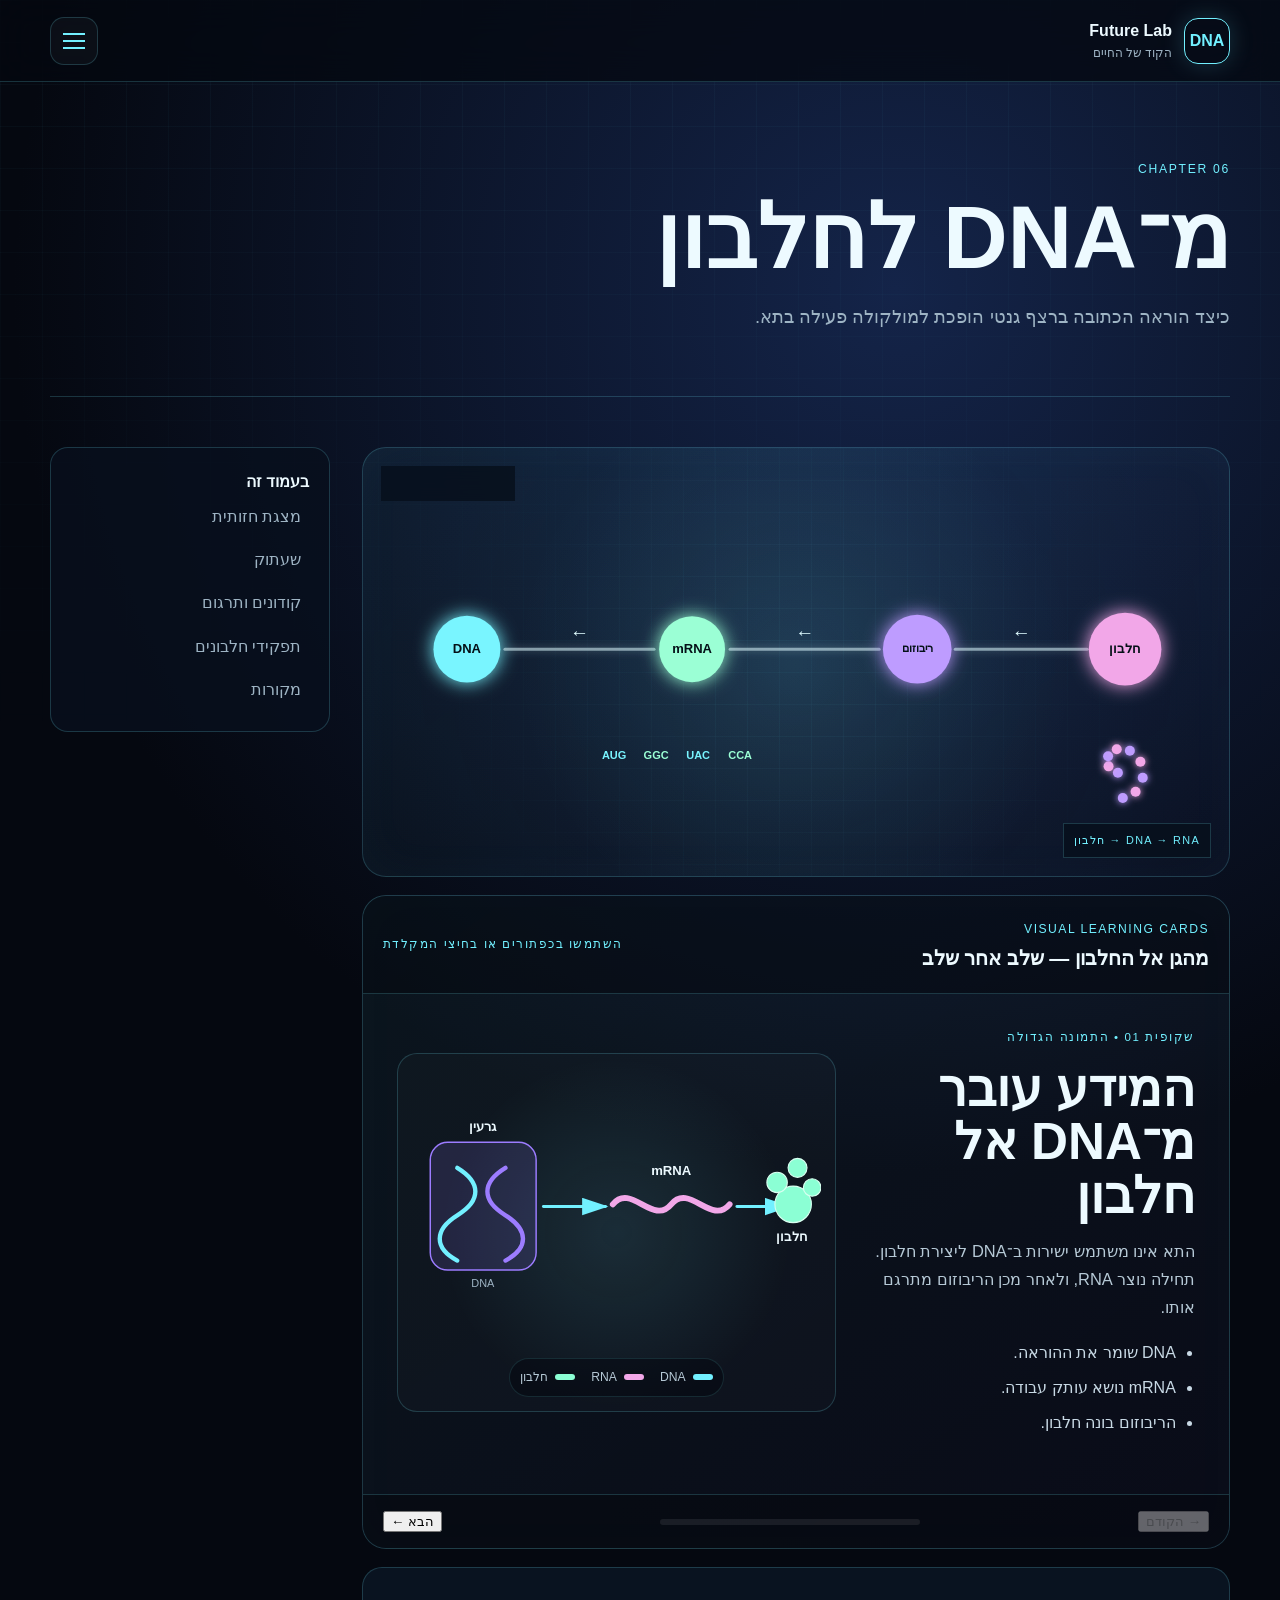
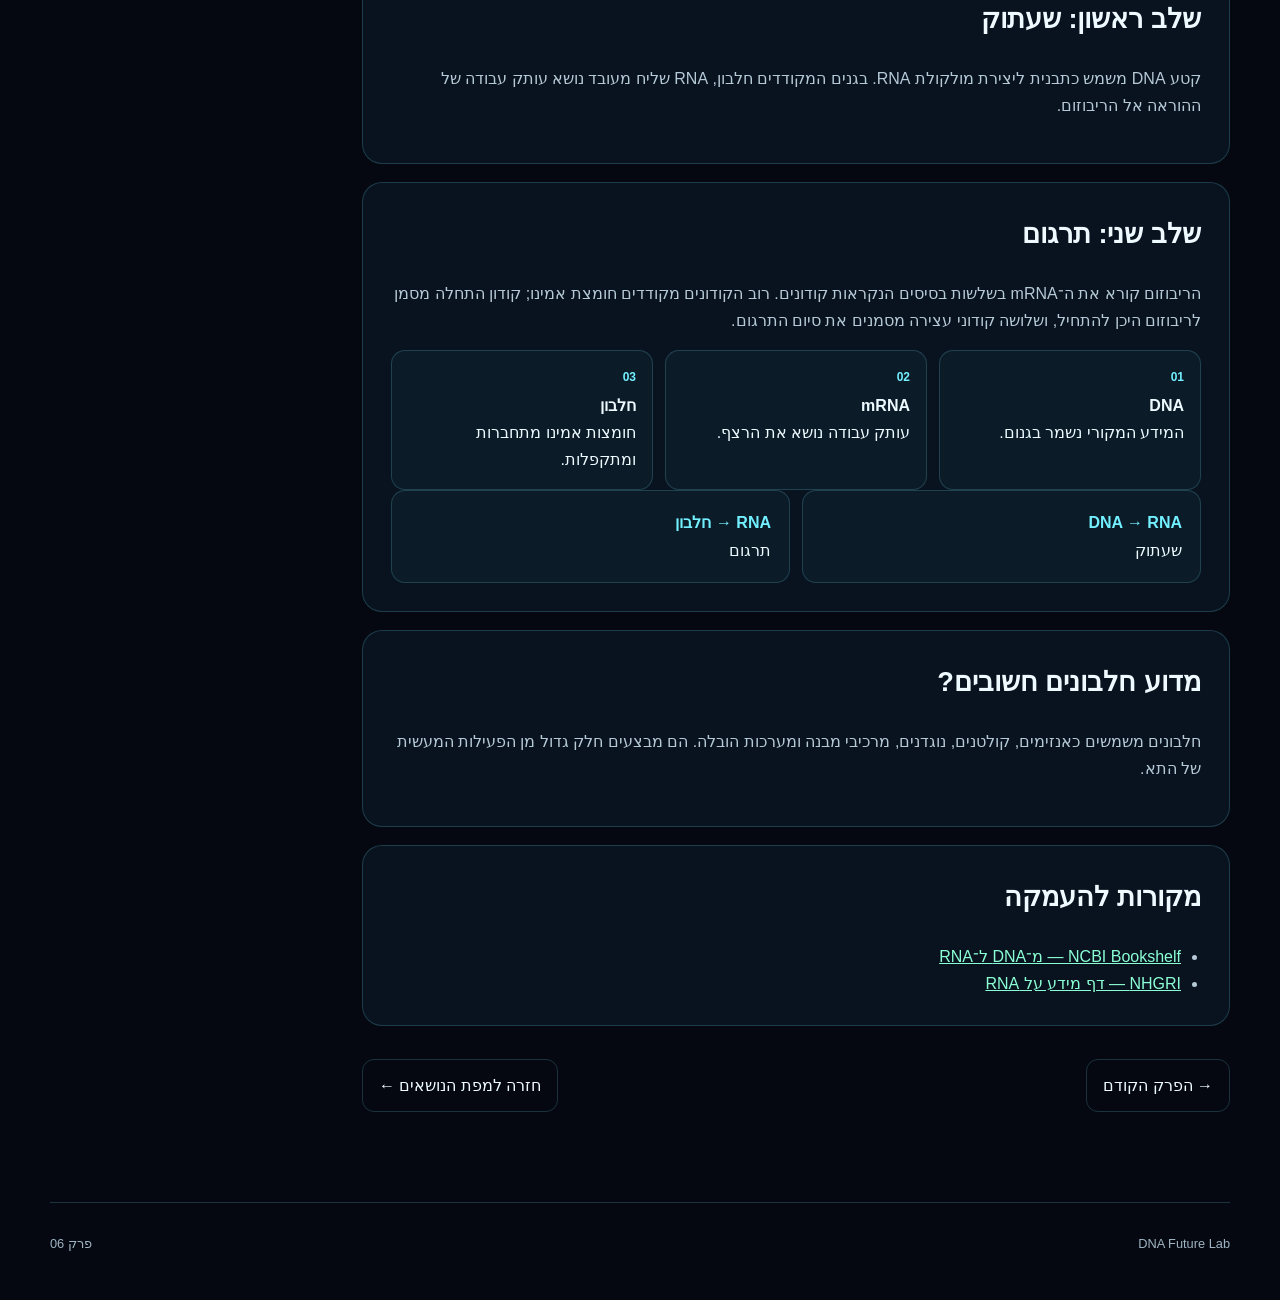
<file: pages/protein-synthesis.html>
<!doctype html>
<html lang="he" dir="rtl">
<head><meta charset="utf-8"><meta name="viewport" content="width=device-width, initial-scale=1"><meta name="description" content="זרימת מידע גנטי מ־DNA ל־RNA ולחלבון באמצעות שעתוק ותרגום."><meta name="theme-color" content="#050810"><title>מ־DNA לחלבון | DNA Future Lab</title><link rel="icon" href="../assets/favicon.svg" type="image/svg+xml"><link rel="stylesheet" href="../assets/css/styles.css"><link rel="stylesheet" href="../assets/css/visualizations.css"><link rel="stylesheet" href="../assets/css/presentation.css"></head>
<body><div class="ambient" aria-hidden="true"></div><header class="topbar"><a class="brand" href="../index.html" aria-label="דף הבית"><span class="brand-mark">DNA</span><span class="brand-text"><strong>Future Lab</strong><small>הקוד של החיים</small></span></a><button class="menu-btn" type="button" aria-label="פתיחת תפריט" aria-expanded="false" aria-controls="sidebar"><span></span><span></span><span></span></button></header><div class="overlay" data-close-menu></div><aside class="sidebar" id="sidebar" role="dialog" aria-modal="true" aria-label="מרכז הניווט" aria-hidden="true"><div class="sidebar-head"><strong>מרכז הניווט</strong><button class="close-btn" type="button" data-close-menu aria-label="סגירת תפריט">×</button></div><nav class="side-nav" aria-label="ניווט ראשי"></nav></aside>
<main><section class="page-hero"><span class="chapter">CHAPTER 06</span><h1>מ־DNA לחלבון</h1><p>כיצד הוראה הכתובה ברצף גנטי הופכת למולקולה פעילה בתא.</p></section><div class="content-layout"><article class="article">
<section class="visual-panel" aria-label="המחשה מונפשת ופשוטה של זרימת המידע הגנטי"><span class="visual-label top">CENTRAL DOGMA</span><canvas data-visual="protein">הדפדפן שלך אינו תומך בהמחשת Canvas.</canvas><span class="visual-label bottom">DNA → RNA → חלבון</span></section>
<section class="presentation presentation-illustrated" id="presentation" data-presentation aria-label="מצגת חזותית על יצירת חלבונים" tabindex="0"><div class="presentation-header"><div><span>VISUAL LEARNING CARDS</span><h2>מהגן אל החלבון — שלב אחר שלב</h2></div><span>השתמשו בכפתורים או בחיצי המקלדת</span></div><div class="presentation-stage" aria-live="polite">
<section class="presentation-slide is-active" data-slide><div class="presentation-copy"><span class="presentation-kicker">שקופית 01 • התמונה הגדולה</span><h3 tabindex="-1">המידע עובר מ־DNA אל חלבון</h3><p>התא אינו משתמש ישירות ב־DNA ליצירת חלבון. תחילה נוצר RNA, ולאחר מכן הריבוזום מתרגם אותו.</p><ul class="presentation-bullets"><li>DNA שומר את ההוראה.</li><li>mRNA נושא עותק עבודה.</li><li>הריבוזום בונה חלבון.</li></ul></div><div class="presentation-visual svg-visual"><svg viewBox="0 0 560 320" role="img" aria-label="תרשים זרימת מידע מ-DNA דרך RNA אל חלבון"><defs><marker id="p-arrow-1" markerWidth="10" markerHeight="10" refX="8" refY="3" orient="auto"><path d="M0,0 L0,6 L9,3 z" class="svg-arrow-fill"/></marker></defs><rect x="25" y="70" width="145" height="175" rx="24" class="svg-nucleus"/><text x="97" y="54" class="svg-label">גרעין</text><path d="M62 105 C95 125,95 150,62 170 C30 190,30 215,62 232" class="svg-dna-old"/><path d="M128 105 C95 125,95 150,128 170 C160 190,160 215,128 232" class="svg-template"/><text x="97" y="268" class="svg-note">DNA</text><path d="M180 158 H265" class="svg-arrow" marker-end="url(#p-arrow-1)"/><path d="M275 155 C300 125,330 185,355 155 C380 125,410 185,435 155" class="svg-rna"/><text x="355" y="115" class="svg-label">mRNA</text><path d="M445 158 H515" class="svg-arrow" marker-end="url(#p-arrow-1)"/><circle cx="522" cy="155" r="25" class="svg-protein-node"/><circle cx="500" cy="125" r="14" class="svg-protein-node"/><circle cx="528" cy="105" r="13" class="svg-protein-node"/><circle cx="548" cy="132" r="12" class="svg-protein-node"/><text x="520" y="205" class="svg-label">חלבון</text></svg><div class="svg-legend"><span><i class="legend-old"></i>DNA</span><span><i class="legend-rna"></i>RNA</span><span><i class="legend-protein"></i>חלבון</span></div></div></section>
<section class="presentation-slide" data-slide aria-hidden="true" inert><div class="presentation-copy"><span class="presentation-kicker">שקופית 02 • שעתוק</span><h3 tabindex="-1">RNA פולימראז יוצר עותק RNA</h3><p>האנזים פותח אזור קצר ב־DNA וקורא גדיל אחד כתבנית לבניית RNA משלים.</p><ul class="presentation-bullets"><li>רק הגן הדרוש משועתק.</li><li>ב־RNA מופיע U במקום T.</li><li>ה־RNA נבנה בכיוון 5′→3′.</li></ul></div><div class="presentation-visual svg-visual"><svg viewBox="0 0 560 320" role="img" aria-label="RNA פולימראז נע לאורך DNA ויוצר RNA"><path d="M45 95 C120 70,180 130,255 95 C330 60,400 125,520 85" class="svg-dna-old"/><path d="M45 145 C120 120,180 180,255 145 C330 110,400 175,520 135" class="svg-template"/><g class="svg-pair-lines"><line x1="80" y1="88" x2="80" y2="138"/><line x1="140" y1="92" x2="140" y2="142"/><line x1="455" y1="92" x2="455" y2="140"/></g><path d="M220 82 C260 45,330 55,355 105 C375 145,345 192,290 195 C235 198,190 155,200 115 C204 101,210 90,220 82 Z" class="svg-enzyme"/><text x="282" y="120" class="svg-small-enzyme-text">RNA</text><text x="282" y="138" class="svg-small-enzyme-text">פולימראז</text><path d="M290 188 C300 215,320 225,345 238 C375 252,400 248,430 270" class="svg-rna"/><circle cx="290" cy="188" r="5" class="svg-rna-dot"/><text x="390" y="235" class="svg-note">RNA חדש</text><text x="100" y="205" class="svg-direction">גדיל תבנית</text></svg><div class="svg-callout">הפולימראז קורא DNA ומוסיף בסיסי RNA משלימים.</div></div></section>
<section class="presentation-slide" data-slide aria-hidden="true" inert><div class="presentation-copy"><span class="presentation-kicker">שקופית 03 • עיבוד ויציאה</span><h3 tabindex="-1">mRNA מעובד יוצא מן הגרעין</h3><p>בתאים אאוקריוטיים התעתיק עובר עיבוד לפני שהוא יוצא אל הציטופלזמה.</p><ul class="presentation-bullets"><li>אינטרונים מוסרים.</li><li>אקסונים מחוברים.</li><li>mRNA בשל עובר דרך נקב גרעיני.</li></ul></div><div class="presentation-visual svg-visual"><svg viewBox="0 0 560 320" role="img" aria-label="עיבוד RNA ויציאתו מן הגרעין"><rect x="35" y="45" width="300" height="230" rx="34" class="svg-nucleus"/><text x="185" y="32" class="svg-label">גרעין התא</text><path d="M72 115 H300" class="svg-rna"/><rect x="95" y="96" width="48" height="38" rx="10" class="svg-exon"/><rect x="185" y="96" width="48" height="38" rx="10" class="svg-exon"/><rect x="270" y="96" width="28" height="38" rx="10" class="svg-exon"/><text x="185" y="165" class="svg-note">תעתיק ראשוני</text><path d="M105 210 H155 M170 210 H220 M235 210 H285" class="svg-rna"/><rect x="105" y="191" width="50" height="38" rx="10" class="svg-exon"/><rect x="170" y="191" width="50" height="38" rx="10" class="svg-exon"/><rect x="235" y="191" width="50" height="38" rx="10" class="svg-exon"/><text x="195" y="255" class="svg-note">mRNA בשל</text><circle cx="335" cy="210" r="16" class="svg-pore"/><path d="M350 210 H495" class="svg-arrow"/><path d="M390 210 C420 180,450 240,490 210" class="svg-rna"/><text x="440" y="180" class="svg-label">לציטופלזמה</text></svg><div class="svg-legend"><span><i class="legend-exon"></i>אקסון</span><span><i class="legend-rna"></i>mRNA</span><span><i class="legend-pore"></i>נקב גרעיני</span></div></div></section>
<section class="presentation-slide" data-slide aria-hidden="true" inert><div class="presentation-copy"><span class="presentation-kicker">שקופית 04 • קודונים</span><h3 tabindex="-1">הריבוזום קורא את ה־mRNA בשלשות</h3><p>כל שלושה בסיסים יוצרים קודון. הקודונים קובעים איזו חומצת אמינו תתווסף.</p><ul class="presentation-bullets"><li>AUG הוא קודון התחלה נפוץ.</li><li>כל קודון נקרא לפי סדר.</li><li>קודון עצירה מסיים את התרגום.</li></ul></div><div class="presentation-visual svg-visual"><svg viewBox="0 0 560 320" role="img" aria-label="mRNA מחולק לקודונים AUG GGC UAA"><path d="M45 180 H515" class="svg-rna"/><g class="svg-codon"><rect x="70" y="125" width="105" height="82" rx="16"/><rect x="225" y="125" width="105" height="82" rx="16"/><rect x="380" y="125" width="105" height="82" rx="16"/></g><g class="svg-bases"><text x="122" y="175">AUG</text><text x="278" y="175">GGC</text><text x="432" y="175">UAA</text></g><text x="122" y="235" class="svg-note">התחלה</text><text x="278" y="235" class="svg-note">חומצת אמינו</text><text x="432" y="235" class="svg-note">עצירה</text><text x="280" y="80" class="svg-label">קריאה בשלשות</text></svg><div class="svg-callout">הריבוזום מתקדם קודון אחר קודון, ללא דילוג.</div></div></section>
<section class="presentation-slide" data-slide aria-hidden="true" inert><div class="presentation-copy"><span class="presentation-kicker">שקופית 05 • תרגום</span><h3 tabindex="-1">tRNA מביא חומצות אמינו לריבוזום</h3><p>כל tRNA נושא אנטיקודון המתאים לקודון וגם חומצת אמינו מתאימה.</p><ul class="presentation-bullets"><li>הקודון והאנטיקודון מזדווגים.</li><li>הריבוזום יוצר קשר פפטידי.</li><li>השרשרת מתארכת חומצה אחר חומצה.</li></ul></div><div class="presentation-visual svg-visual"><svg viewBox="0 0 560 320" role="img" aria-label="ריבוזום, mRNA, tRNA ושרשרת חומצות אמינו"><path d="M40 235 H520" class="svg-rna"/><path d="M155 120 C185 80,375 80,410 125 C435 158,415 220,360 225 H205 C150 220,125 160,155 120 Z" class="svg-ribosome"/><text x="282" y="145" class="svg-enzyme-text">ריבוזום</text><path d="M215 230 C200 190,205 155,235 145 C260 155,265 190,250 230" class="svg-trna"/><path d="M310 230 C295 190,300 155,330 145 C355 155,360 190,345 230" class="svg-trna"/><circle cx="235" cy="125" r="13" class="svg-amino"/><circle cx="330" cy="125" r="13" class="svg-amino"/><path d="M235 125 C275 95,300 110,330 125 C370 145,400 112,435 95" class="svg-protein-chain"/><circle cx="435" cy="95" r="12" class="svg-amino"/><text x="420" y="68" class="svg-note">שרשרת חומצות אמינו</text><text x="235" y="270" class="svg-note">tRNA</text><text x="330" y="270" class="svg-note">tRNA</text></svg><div class="svg-legend"><span><i class="legend-rna"></i>mRNA</span><span><i class="legend-trna"></i>tRNA</span><span><i class="legend-protein"></i>חומצות אמינו</span></div></div></section>
<section class="presentation-slide" data-slide aria-hidden="true" inert><div class="presentation-copy"><span class="presentation-kicker">שקופית 06 • תוצאה</span><h3 tabindex="-1">השרשרת מתקפלת לחלבון פעיל</h3><p>לאחר התרגום, שרשרת חומצות האמינו מתקפלת לצורה תלת־ממדית ולעיתים עוברת עיבוד נוסף.</p><ul class="presentation-bullets"><li>הצורה קובעת את התפקוד.</li><li>חלבונים יכולים להיות אנזימים, קולטנים או נוגדנים.</li><li>קיפול שגוי עלול לפגוע בפעילות.</li></ul></div><div class="presentation-visual svg-visual"><svg viewBox="0 0 560 320" role="img" aria-label="שרשרת חומצות אמינו מתקפלת לחלבון תלת ממדי"><defs><marker id="p-arrow-6" markerWidth="10" markerHeight="10" refX="8" refY="3" orient="auto"><path d="M0,0 L0,6 L9,3 z" class="svg-arrow-fill"/></marker></defs><path d="M55 160 C90 110,120 210,155 160 C190 110,220 210,255 160" class="svg-protein-chain"/><g class="svg-amino-dots"><circle cx="55" cy="160" r="10"/><circle cx="90" cy="125" r="10"/><circle cx="125" cy="195" r="10"/><circle cx="160" cy="135" r="10"/><circle cx="200" cy="190" r="10"/><circle cx="240" cy="150" r="10"/></g><path d="M270 160 H340" class="svg-arrow" marker-end="url(#p-arrow-6)"/><path d="M375 105 C425 55,510 85,505 150 C500 220,420 255,370 210 C325 170,335 130,375 105 Z" class="svg-folded-protein"/><path d="M375 140 C405 105,455 120,470 155 C450 205,390 205,365 170" class="svg-protein-fold"/><text x="155" y="245" class="svg-note">שרשרת ליניארית</text><text x="425" y="245" class="svg-note">חלבון מקופל ופעיל</text></svg><div class="svg-callout">רצף חומצות האמינו קובע כיצד החלבון יתקפל.</div></div></section>
</div><div class="presentation-controls"><button type="button" data-presentation-prev>→ הקודם</button><div class="presentation-progress"><span data-presentation-count>1 מתוך 6</span><div><i data-presentation-bar></i></div></div><button type="button" data-presentation-next>הבא ←</button></div></section>
<section class="info-card" id="transcription"><h2>שלב ראשון: שעתוק</h2><p>קטע DNA משמש כתבנית ליצירת מולקולת RNA. בגנים המקודדים חלבון, RNA שליח מעובד נושא עותק עבודה של ההוראה אל הריבוזום.</p></section><section class="info-card" id="translation"><h2>שלב שני: תרגום</h2><p>הריבוזום קורא את ה־mRNA בשלשות בסיסים הנקראות קודונים. רוב הקודונים מקודדים חומצת אמינו; קודון התחלה מסמן לריבוזום היכן להתחיל, ושלושה קודוני עצירה מסמנים את סיום התרגום.</p><div class="process-steps"><div><b>01</b><strong>DNA</strong><span>המידע המקורי נשמר בגנום.</span></div><div><b>02</b><strong>mRNA</strong><span>עותק עבודה נושא את הרצף.</span></div><div><b>03</b><strong>חלבון</strong><span>חומצות אמינו מתחברות ומתקפלות.</span></div></div><div class="fact-list"><div class="fact"><strong>DNA → RNA</strong><span>שעתוק</span></div><div class="fact"><strong>RNA → חלבון</strong><span>תרגום</span></div></div></section><section class="info-card" id="protein-roles"><h2>מדוע חלבונים חשובים?</h2><p>חלבונים משמשים כאנזימים, קולטנים, נוגדנים, מרכיבי מבנה ומערכות הובלה. הם מבצעים חלק גדול מן הפעילות המעשית של התא.</p></section><section class="info-card" id="sources"><h2>מקורות להעמקה</h2><ul class="source-list"><li><a href="https://www.ncbi.nlm.nih.gov/books/NBK26887/">NCBI Bookshelf — מ־DNA ל־RNA</a></li><li><a href="https://www.genome.gov/about-genomics/educational-resources/fact-sheets/ribonucleic-acid-fact-sheet">NHGRI — דף מידע על RNA</a></li></ul></section><div class="pager"><a href="replication.html">→ הפרק הקודם</a><a href="../index.html#topics">חזרה למפת הנושאים ←</a></div>
</article><aside class="page-aside" aria-label="תוכן העמוד"><strong>בעמוד זה</strong><a href="#presentation">מצגת חזותית</a><a href="#transcription">שעתוק</a><a href="#translation">קודונים ותרגום</a><a href="#protein-roles">תפקידי חלבונים</a><a href="#sources">מקורות</a></aside></div></main><footer><span>DNA Future Lab</span><span>פרק 06</span></footer><script src="../assets/js/navigation.js"></script><script src="../assets/js/app.js"></script><script src="../assets/js/visualizations.js"></script><script src="../assets/js/presentation.js"></script></body></html>
</file>
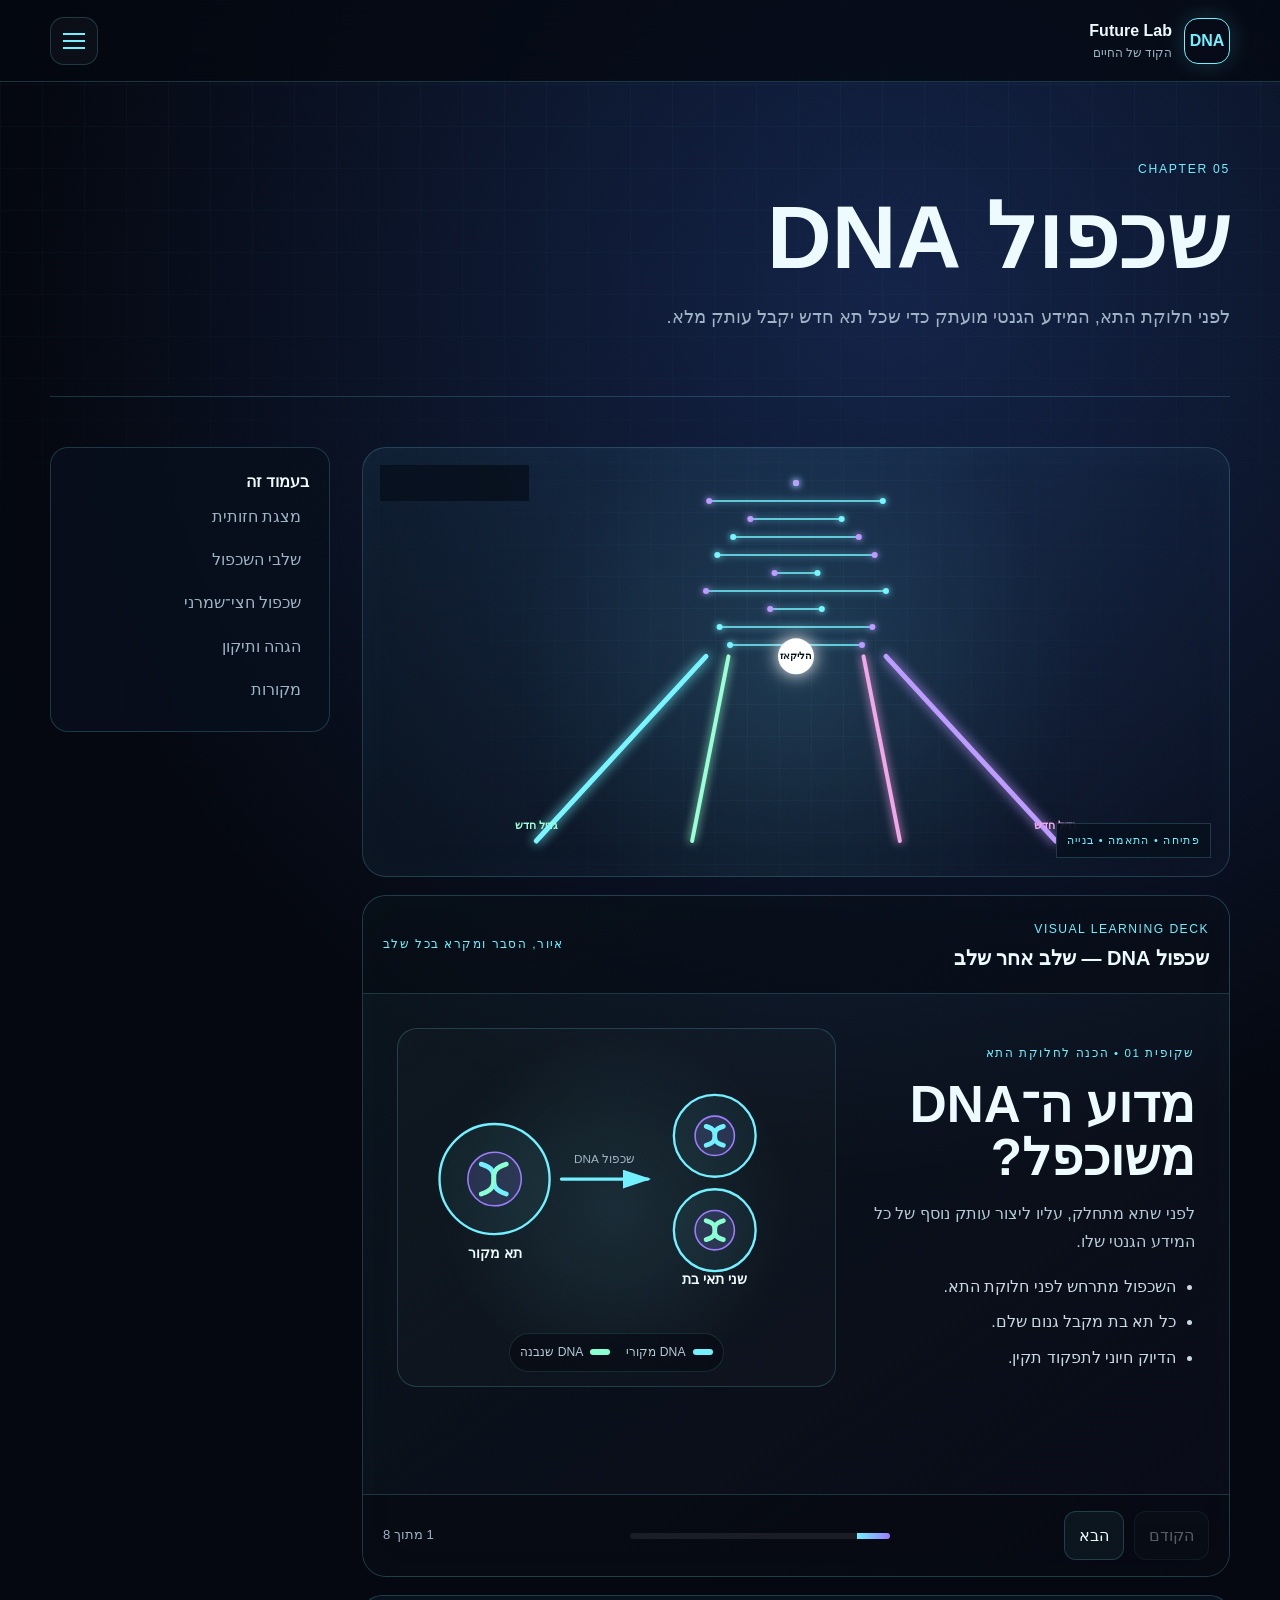
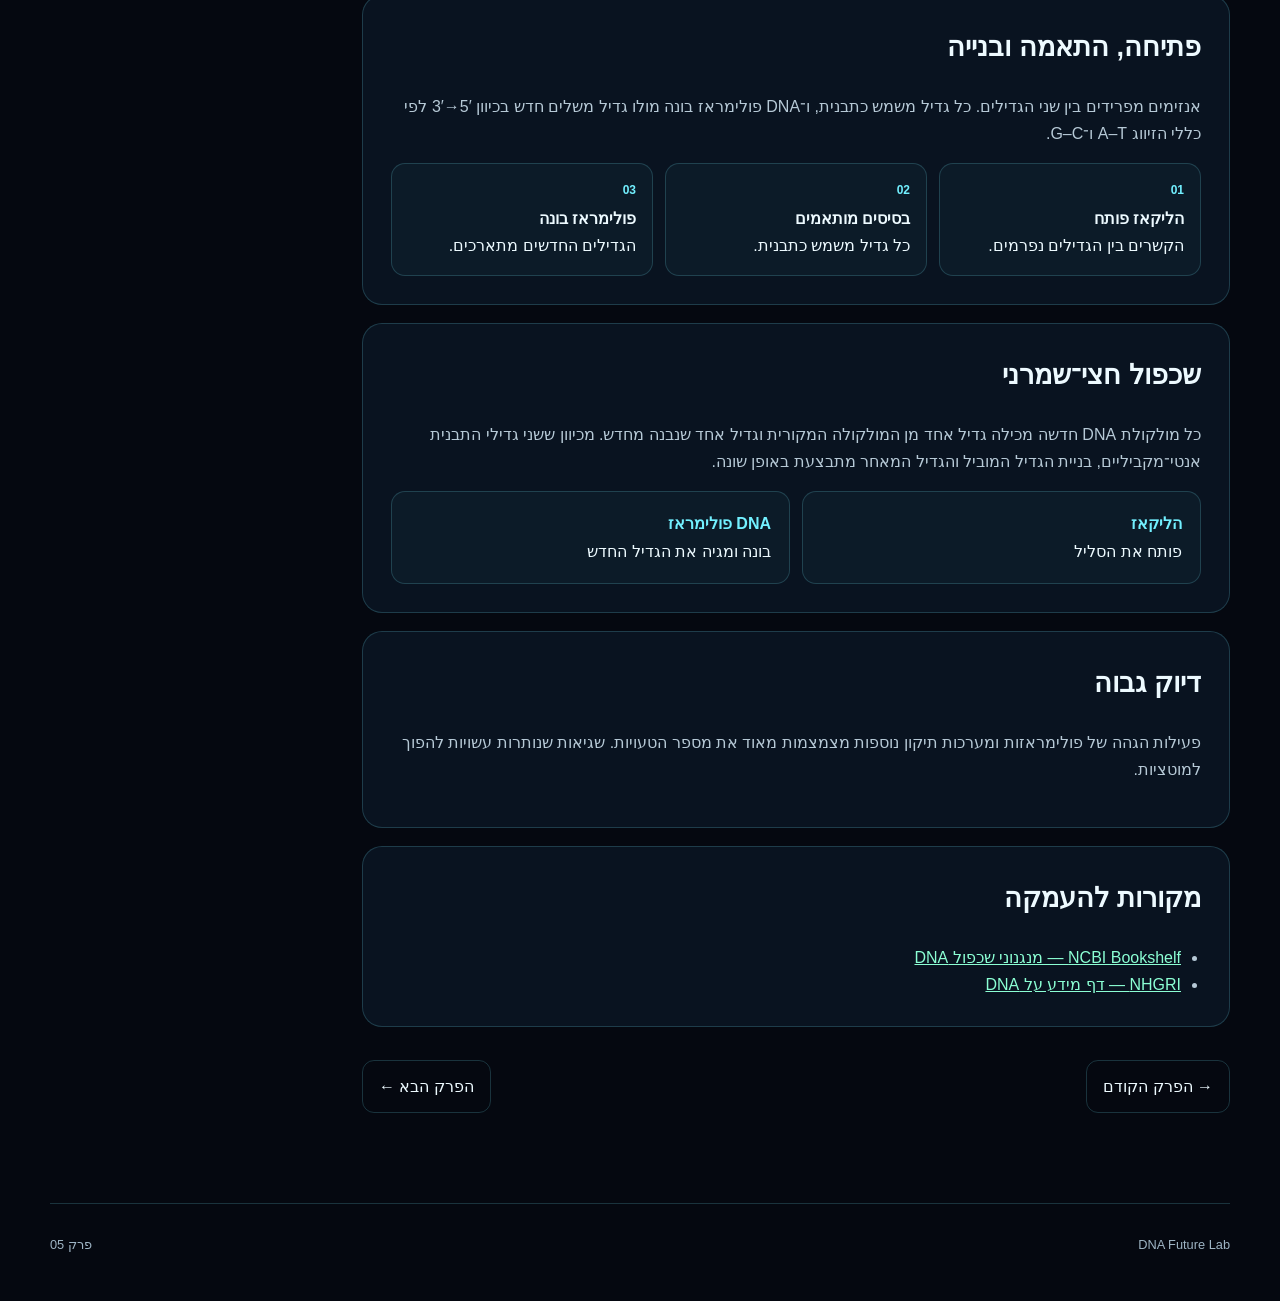
<file: pages/replication.html>
<!doctype html>
<html lang="he" dir="rtl">
<head>
  <meta charset="utf-8">
  <meta name="viewport" content="width=device-width, initial-scale=1">
  <meta name="description" content="שלבי שכפול DNA: פתיחת הסליל, בניית גדילים משלימים, הגהה ושכפול חצי־שמרני.">
  <meta name="theme-color" content="#050810">
  <title>שכפול DNA | DNA Future Lab</title>
  <link rel="icon" href="../assets/favicon.svg" type="image/svg+xml">
  <link rel="stylesheet" href="../assets/css/styles.css">
  <link rel="stylesheet" href="../assets/css/visualizations.css">
  <link rel="stylesheet" href="../assets/css/presentation.css">
</head>
<body>
  <div class="ambient" aria-hidden="true"></div>
  <header class="topbar">
    <a class="brand" href="../index.html" aria-label="דף הבית"><span class="brand-mark">DNA</span><span class="brand-text"><strong>Future Lab</strong><small>הקוד של החיים</small></span></a>
    <button class="menu-btn" type="button" aria-label="פתיחת תפריט" aria-expanded="false" aria-controls="sidebar"><span></span><span></span><span></span></button>
  </header>
  <div class="overlay" data-close-menu></div>
  <aside class="sidebar" id="sidebar" role="dialog" aria-modal="true" aria-label="מרכז הניווט" aria-hidden="true">
    <div class="sidebar-head"><strong>מרכז הניווט</strong><button class="close-btn" type="button" data-close-menu aria-label="סגירת תפריט">×</button></div>
    <nav class="side-nav" aria-label="ניווט ראשי"></nav>
  </aside>

  <main>
    <section class="page-hero"><span class="chapter">CHAPTER 05</span><h1>שכפול DNA</h1><p>לפני חלוקת התא, המידע הגנטי מועתק כדי שכל תא חדש יקבל עותק מלא.</p></section>
    <div class="content-layout">
      <article class="article">
        <section class="visual-panel" aria-label="המחשה מונפשת ופשוטה של מזלג שכפול DNA">
          <span class="visual-label top">REPLICATION FORK</span>
          <canvas data-visual="replication">הדפדפן שלך אינו תומך בהמחשת Canvas.</canvas>
          <span class="visual-label bottom">פתיחה • התאמה • בנייה</span>
        </section>

        <section class="presentation presentation-illustrated" id="presentation" data-presentation aria-label="מצגת חזותית על שלבי שכפול DNA" tabindex="0">
          <div class="presentation-header">
            <div><span>VISUAL LEARNING DECK</span><h2>שכפול DNA — שלב אחר שלב</h2></div>
            <span>איור, הסבר ומקרא בכל שלב</span>
          </div>

          <div class="presentation-stage" aria-live="polite">
            <section class="presentation-slide is-active" data-slide>
              <div class="presentation-copy">
                <span class="presentation-kicker">שקופית 01 • הכנה לחלוקת התא</span>
                <h3 tabindex="-1">מדוע ה־DNA משוכפל?</h3>
                <p>לפני שתא מתחלק, עליו ליצור עותק נוסף של כל המידע הגנטי שלו.</p>
                <ul class="presentation-bullets"><li>השכפול מתרחש לפני חלוקת התא.</li><li>כל תא בת מקבל גנום שלם.</li><li>הדיוק חיוני לתפקוד תקין.</li></ul>
              </div>
              <div class="presentation-visual svg-visual" aria-label="תא אחד מעתיק את ה-DNA לפני יצירת שני תאי בת">
                <svg viewBox="0 0 520 300" role="img" aria-labelledby="rep1title rep1desc">
                  <title id="rep1title">הכפלת DNA לפני חלוקת התא</title><desc id="rep1desc">תא מקור עם מולקולת DNA אחת, חץ שכפול, ושני תאי בת שכל אחד מהם מקבל עותק.</desc>
                  <defs><marker id="arrow1" markerWidth="10" markerHeight="10" refX="8" refY="3" orient="auto"><path d="M0,0 L0,6 L9,3 z" class="svg-arrow-fill"/></marker></defs>
                  <circle cx="105" cy="145" r="70" class="svg-cell"/><circle cx="105" cy="145" r="34" class="svg-nucleus"/>
                  <path d="M88 126 C120 135 88 154 120 164" class="svg-dna-old"/><path d="M120 126 C88 135 120 154 88 164" class="svg-dna-new"/>
                  <text x="105" y="245" class="svg-label">תא מקור</text>
                  <path d="M190 145 H300" class="svg-arrow" marker-end="url(#arrow1)"/><text x="245" y="125" class="svg-note">שכפול DNA</text>
                  <circle cx="385" cy="90" r="52" class="svg-cell"/><circle cx="385" cy="90" r="25" class="svg-nucleus"/>
                  <circle cx="385" cy="210" r="52" class="svg-cell"/><circle cx="385" cy="210" r="25" class="svg-nucleus"/>
                  <path d="M374 78 C396 84 374 96 396 102 M396 78 C374 84 396 96 374 102" class="svg-dna-old"/>
                  <path d="M374 198 C396 204 374 216 396 222 M396 198 C374 204 396 216 374 222" class="svg-dna-new"/>
                  <text x="385" y="278" class="svg-label">שני תאי בת</text>
                </svg>
                <div class="svg-legend"><span><i class="legend-old"></i>DNA מקורי</span><span><i class="legend-new"></i>DNA שנבנה</span></div>
              </div>
            </section>

            <section class="presentation-slide" data-slide aria-hidden="true" inert>
              <div class="presentation-copy">
                <span class="presentation-kicker">שקופית 02 • פתיחת הסליל</span>
                <h3 tabindex="-1">הליקאז מפריד בין הגדילים</h3>
                <p>הליקאז שובר את קשרי המימן בין זוגות הבסיסים ויוצר מזלג שכפול.</p>
                <ul class="presentation-bullets"><li>הסליל נפתח בהדרגה.</li><li>שני הגדילים נחשפים כתבניות.</li><li>חלבונים מייצבים את הגדילים הפתוחים.</li></ul>
              </div>
              <div class="presentation-visual svg-visual" aria-label="הליקאז פותח את הסליל הכפול ויוצר מזלג שכפול">
                <svg viewBox="0 0 520 300" role="img" aria-labelledby="rep2title rep2desc">
                  <title id="rep2title">הליקאז פותח את הסליל</title><desc id="rep2desc">סליל כפול סגור מימין, אנזים הליקאז במרכז ושני גדילים מופרדים משמאל.</desc>
                  <path d="M470 55 C400 85 470 120 400 150 C470 180 400 215 470 245" class="svg-dna-old"/>
                  <path d="M400 55 C470 85 400 120 470 150 C400 180 470 215 400 245" class="svg-dna-new"/>
                  <g class="svg-rungs"><line x1="421" y1="75" x2="450" y2="75"/><line x1="412" y1="112" x2="459" y2="112"/><line x1="420" y1="150" x2="450" y2="150"/><line x1="412" y1="188" x2="459" y2="188"/><line x1="421" y1="225" x2="450" y2="225"/></g>
                  <path d="M400 150 C320 130 265 95 170 55" class="svg-dna-old"/><path d="M400 150 C320 170 265 205 170 245" class="svg-dna-new"/>
                  <path d="M170 55 L45 35 M170 245 L45 265" class="svg-template"/>
                  <path d="M344 116 C380 116 393 135 393 150 C393 166 380 184 344 184 C321 184 306 169 306 150 C306 131 321 116 344 116 Z" class="svg-enzyme"/>
                  <text x="348" y="154" class="svg-enzyme-text">הליקאז</text><text x="235" y="35" class="svg-note">גדילים נפרדים</text><text x="440" y="278" class="svg-note">סליל סגור</text>
                </svg>
                <div class="svg-legend"><span><i class="legend-enzyme"></i>אנזים</span><span><i class="legend-bond"></i>קשרי מימן</span></div>
              </div>
            </section>

            <section class="presentation-slide" data-slide aria-hidden="true" inert>
              <div class="presentation-copy">
                <span class="presentation-kicker">שקופית 03 • נקודת התחלה</span>
                <h3 tabindex="-1">פריימר מספק קצה להתחלה</h3>
                <p>DNA פולימראז אינו יכול להתחיל מאפס. פרימאז יוצר מקטע RNA קצר.</p>
                <ul class="presentation-bullets"><li>הפריימר מסמן את נקודת ההתחלה.</li><li>הוא מספק קצה 3′ חופשי.</li><li>בהמשך הוא מוחלף ב־DNA.</li></ul>
              </div>
              <div class="presentation-visual svg-visual" aria-label="פרימאז בונה פריימר RNA קצר על גדיל התבנית">
                <svg viewBox="0 0 520 300" role="img" aria-labelledby="rep3title rep3desc">
                  <title id="rep3title">יצירת פריימר RNA</title><desc id="rep3desc">גדיל תבנית ארוך, אנזים פרימאז ומקטע RNA קצר המספק נקודת התחלה.</desc>
                  <line x1="45" y1="165" x2="475" y2="165" class="svg-template"/><text x="55" y="145" class="svg-note">גדיל תבנית</text>
                  <rect x="205" y="105" width="110" height="58" rx="25" class="svg-enzyme"/><text x="260" y="140" class="svg-enzyme-text">פרימאז</text>
                  <line x1="240" y1="190" x2="330" y2="190" class="svg-rna"/><circle cx="245" cy="190" r="6" class="svg-rna-dot"/><circle cx="268" cy="190" r="6" class="svg-rna-dot"/><circle cx="291" cy="190" r="6" class="svg-rna-dot"/><circle cx="314" cy="190" r="6" class="svg-rna-dot"/>
                  <text x="285" y="225" class="svg-label">פריימר RNA קצר</text><text x="335" y="178" class="svg-direction">3′</text><text x="225" y="178" class="svg-direction">5′</text>
                </svg>
                <div class="svg-legend"><span><i class="legend-template"></i>גדיל תבנית</span><span><i class="legend-rna"></i>RNA Primer</span></div>
              </div>
            </section>

            <section class="presentation-slide" data-slide aria-hidden="true" inert>
              <div class="presentation-copy">
                <span class="presentation-kicker">שקופית 04 • הארכת הגדיל</span>
                <h3 tabindex="-1">DNA פולימראז מוסיף נוקלאוטידים</h3>
                <p>הפולימראז קורא את התבנית ומוסיף בסיסים משלימים בכיוון 5′→3′.</p>
                <ul class="presentation-bullets"><li>A מזדווג עם T.</li><li>G מזדווג עם C.</li><li>הבנייה מתקדמת מנקודת הפריימר.</li></ul>
              </div>
              <div class="presentation-visual svg-visual" aria-label="DNA פולימראז מוסיף נוקלאוטידים משלימים לפי כללי הזיווג">
                <svg viewBox="0 0 520 300" role="img" aria-labelledby="rep4title rep4desc">
                  <title id="rep4title">DNA פולימראז בונה גדיל חדש</title><desc id="rep4desc">גדיל תבנית עם אותיות בסיס, גדיל חדש משלים ואנזים פולימראז המתקדם לאורך הרצף.</desc>
                  <line x1="55" y1="105" x2="465" y2="105" class="svg-template"/><line x1="120" y1="195" x2="395" y2="195" class="svg-new-strand"/>
                  <g class="svg-bases"><text x="120" y="92">A</text><text x="185" y="92">G</text><text x="250" y="92">T</text><text x="315" y="92">C</text><text x="380" y="92">A</text><text x="120" y="225">T</text><text x="185" y="225">C</text><text x="250" y="225">A</text><text x="315" y="225">G</text><text x="380" y="225">T</text></g>
                  <g class="svg-pair-lines"><line x1="120" y1="112" x2="120" y2="188"/><line x1="185" y1="112" x2="185" y2="188"/><line x1="250" y1="112" x2="250" y2="188"/><line x1="315" y1="112" x2="315" y2="188"/><line x1="380" y1="112" x2="380" y2="188"/></g>
                  <rect x="330" y="125" width="125" height="58" rx="25" class="svg-enzyme"/><text x="392" y="159" class="svg-enzyme-text">DNA פולימראז</text><path d="M440 235 H300" class="svg-arrow" marker-end="url(#arrow1)"/><text x="370" y="260" class="svg-note">כיוון הבנייה 5′→3′</text>
                </svg>
                <div class="svg-legend"><span><i class="legend-template"></i>תבנית</span><span><i class="legend-new"></i>גדיל חדש</span></div>
              </div>
            </section>

            <section class="presentation-slide" data-slide aria-hidden="true" inert>
              <div class="presentation-copy">
                <span class="presentation-kicker">שקופית 05 • הגדיל המוביל</span>
                <h3 tabindex="-1">בנייה רציפה</h3>
                <p>בגדיל המוביל, הפולימראז מתקדם יחד עם מזלג השכפול.</p>
                <ul class="presentation-bullets"><li>נדרש בדרך כלל פריימר אחד.</li><li>הגדיל נבנה כמקטע ארוך.</li><li>הסינתזה מתקדמת ברצף.</li></ul>
              </div>
              <div class="presentation-visual svg-visual" aria-label="הגדיל המוביל נבנה ברצף לכיוון מזלג השכפול">
                <svg viewBox="0 0 520 300" role="img" aria-labelledby="rep5title rep5desc">
                  <title id="rep5title">בנייה רציפה של הגדיל המוביל</title><desc id="rep5desc">מזלג שכפול מימין, גדיל תבנית וגדיל חדש רציף הנבנה לכיוון המזלג.</desc>
                  <path d="M465 55 C390 100 330 120 250 150" class="svg-template"/><path d="M465 245 C390 200 330 180 250 150" class="svg-template"/>
                  <path d="M70 95 C150 108 230 122 330 135" class="svg-new-strand"/><circle cx="335" cy="136" r="28" class="svg-enzyme"/><text x="335" y="140" class="svg-small-enzyme-text">POL</text>
                  <path d="M95 70 H300" class="svg-arrow" marker-end="url(#arrow1)"/><text x="195" y="52" class="svg-note">בנייה רציפה</text><text x="70" y="120" class="svg-direction">5′</text><text x="345" y="120" class="svg-direction">3′</text>
                </svg>
                <div class="svg-callout">הפולימראז מתקדם באותו כיוון שבו מזלג השכפול נפתח.</div>
              </div>
            </section>

            <section class="presentation-slide" data-slide aria-hidden="true" inert>
              <div class="presentation-copy">
                <span class="presentation-kicker">שקופית 06 • הגדיל המאחר</span>
                <h3 tabindex="-1">קטעי אוקזקי נוצרים בנפרד</h3>
                <p>הגדיל המאחר נבנה במקטעים קצרים, מפני שהפולימראז עובד רק בכיוון 5′→3′.</p>
                <ul class="presentation-bullets"><li>כל מקטע מתחיל בפריימר חדש.</li><li>המקטעים נקראים קטעי אוקזקי.</li><li>לבסוף הם מתחברים לגדיל רציף.</li></ul>
              </div>
              <div class="presentation-visual svg-visual" aria-label="הגדיל המאחר נבנה בקטעי אוקזקי קצרים">
                <svg viewBox="0 0 520 300" role="img" aria-labelledby="rep6title rep6desc">
                  <title id="rep6title">בניית הגדיל המאחר בקטעים</title><desc id="rep6desc">גדיל תבנית, שלושה פריימרים ושלושה קטעי אוקזקי נפרדים הנבנים הרחק ממזלג השכפול.</desc>
                  <path d="M465 55 C390 100 330 120 250 150" class="svg-template"/><path d="M465 245 C390 200 330 180 250 150" class="svg-template"/>
                  <line x1="100" y1="205" x2="185" y2="190" class="svg-new-strand"/><line x1="220" y1="185" x2="305" y2="170" class="svg-new-strand"/><line x1="340" y1="165" x2="410" y2="150" class="svg-new-strand"/>
                  <line x1="92" y1="207" x2="108" y2="204" class="svg-rna"/><line x1="212" y1="187" x2="228" y2="184" class="svg-rna"/><line x1="332" y1="167" x2="348" y2="164" class="svg-rna"/>
                  <text x="142" y="235" class="svg-note">קטע אוקזקי 1</text><text x="262" y="215" class="svg-note">קטע 2</text><text x="373" y="195" class="svg-note">קטע 3</text>
                </svg>
                <div class="svg-legend"><span><i class="legend-rna"></i>פריימר RNA</span><span><i class="legend-new"></i>קטע אוקזקי</span></div>
              </div>
            </section>

            <section class="presentation-slide" data-slide aria-hidden="true" inert>
              <div class="presentation-copy">
                <span class="presentation-kicker">שקופית 07 • חיבור והגהה</span>
                <h3 tabindex="-1">ליגאז מחבר והפולימראז בודק</h3>
                <p>לאחר החלפת הפריימרים, ליגאז סוגר את הפערים ומערכות תיקון משפרות את הדיוק.</p>
                <ul class="presentation-bullets"><li>ליגאז מחבר את קטעי אוקזקי.</li><li>הפולימראז מזהה טעויות רבות.</li><li>מערכות תיקון משלימות את ההגהה.</li></ul>
              </div>
              <div class="presentation-visual svg-visual" aria-label="ליגאז מחבר קטעי DNA ומערכת ההגהה מתקנת בסיס שגוי">
                <svg viewBox="0 0 520 300" role="img" aria-labelledby="rep7title rep7desc">
                  <title id="rep7title">חיבור קטעים והגהת טעויות</title><desc id="rep7desc">שלושה קטעי DNA עם פערים, אנזים ליגאז שסוגר אותם ובסיס שגוי המסומן ומוחלף.</desc>
                  <line x1="55" y1="145" x2="165" y2="145" class="svg-new-strand"/><line x1="190" y1="145" x2="300" y2="145" class="svg-new-strand"/><line x1="325" y1="145" x2="465" y2="145" class="svg-new-strand"/>
                  <circle cx="178" cy="145" r="25" class="svg-enzyme"/><text x="178" y="149" class="svg-small-enzyme-text">ליגאז</text><circle cx="313" cy="145" r="25" class="svg-enzyme"/><text x="313" y="149" class="svg-small-enzyme-text">ליגאז</text>
                  <circle cx="400" cy="95" r="15" class="svg-error"/><text x="400" y="100" class="svg-error-text">!</text><path d="M400 112 V132" class="svg-error-line"/><text x="400" y="65" class="svg-note">בסיס שגוי מזוהה</text>
                  <rect x="180" y="215" width="160" height="42" rx="16" class="svg-proof"/><text x="260" y="241" class="svg-proof-text">הגהה ותיקון ✓</text>
                </svg>
                <div class="svg-callout">חיבור + הגהה = גדיל רציף ומדויק יותר.</div>
              </div>
            </section>

            <section class="presentation-slide" data-slide aria-hidden="true" inert>
              <div class="presentation-copy">
                <span class="presentation-kicker">שקופית 08 • התוצאה</span>
                <h3 tabindex="-1">שתי מולקולות חצי־שמרניות</h3>
                <p>כל מולקולת DNA חדשה מכילה גדיל מקורי אחד וגדיל חדש אחד.</p>
                <ul class="presentation-bullets"><li>הגדיל המקורי משמש תבנית.</li><li>הגדיל המשלים נבנה מחדש.</li><li>המידע הגנטי נשמר בין דורות תאים.</li></ul>
              </div>
              <div class="presentation-visual svg-visual" aria-label="שתי מולקולות DNA שכל אחת כוללת גדיל ישן וגדיל חדש">
                <svg viewBox="0 0 520 300" role="img" aria-labelledby="rep8title rep8desc">
                  <title id="rep8title">תוצאה חצי־שמרנית</title><desc id="rep8desc">שתי מולקולות DNA נפרדות, ובכל אחת גדיל כחול מקורי וגדיל ירוק חדש.</desc>
                  <g transform="translate(70 25)"><path d="M45 10 C120 45 45 85 120 120 C45 155 120 195 45 235" class="svg-dna-old"/><path d="M120 10 C45 45 120 85 45 120 C120 155 45 195 120 235" class="svg-dna-new"/><text x="82" y="265" class="svg-label">מולקולה 1</text></g>
                  <g transform="translate(300 25)"><path d="M45 10 C120 45 45 85 120 120 C45 155 120 195 45 235" class="svg-dna-old"/><path d="M120 10 C45 45 120 85 45 120 C120 155 45 195 120 235" class="svg-dna-new"/><text x="82" y="265" class="svg-label">מולקולה 2</text></g>
                  <text x="260" y="28" class="svg-note">בכל מולקולה: גדיל ישן + גדיל חדש</text>
                </svg>
                <div class="svg-legend"><span><i class="legend-old"></i>גדיל מקורי</span><span><i class="legend-new"></i>גדיל חדש</span></div>
              </div>
            </section>
          </div>

          <div class="presentation-controls">
            <div class="presentation-buttons"><button class="presentation-button" type="button" data-slide-prev aria-label="השקופית הקודמת">הקודם</button><button class="presentation-button" type="button" data-slide-next aria-label="השקופית הבאה">הבא</button></div>
            <div class="presentation-progress" aria-hidden="true"><span data-slide-progress></span></div>
            <span class="presentation-counter" data-slide-counter>1 מתוך 8</span>
          </div>
        </section>

        <section class="info-card" id="replication-steps">
          <h2>פתיחה, התאמה ובנייה</h2>
          <p>אנזימים מפרידים בין שני הגדילים. כל גדיל משמש כתבנית, ו־DNA פולימראז בונה מולו גדיל משלים חדש בכיוון 5′→3′ לפי כללי הזיווג A–T ו־G–C.</p>
          <div class="process-steps"><div><b>01</b><strong>הליקאז פותח</strong><span>הקשרים בין הגדילים נפרמים.</span></div><div><b>02</b><strong>בסיסים מותאמים</strong><span>כל גדיל משמש כתבנית.</span></div><div><b>03</b><strong>פולימראז בונה</strong><span>הגדילים החדשים מתארכים.</span></div></div>
        </section>
        <section class="info-card" id="semi-conservative"><h2>שכפול חצי־שמרני</h2><p>כל מולקולת DNA חדשה מכילה גדיל אחד מן המולקולה המקורית וגדיל אחד שנבנה מחדש. מכיוון ששני גדילי התבנית אנטי־מקביליים, בניית הגדיל המוביל והגדיל המאחר מתבצעת באופן שונה.</p><div class="fact-list"><div class="fact"><strong>הליקאז</strong><span>פותח את הסליל</span></div><div class="fact"><strong>DNA פולימראז</strong><span>בונה ומגיה את הגדיל החדש</span></div></div></section>
        <section class="info-card" id="proofreading"><h2>דיוק גבוה</h2><p>פעילות הגהה של פולימראזות ומערכות תיקון נוספות מצמצמות מאוד את מספר הטעויות. שגיאות שנותרות עשויות להפוך למוטציות.</p></section>
        <section class="info-card" id="sources"><h2>מקורות להעמקה</h2><ul class="source-list"><li><a href="https://www.ncbi.nlm.nih.gov/books/NBK26850/">NCBI Bookshelf — מנגנוני שכפול DNA</a></li><li><a href="https://www.genome.gov/about-genomics/fact-sheets/Deoxyribonucleic-Acid-Fact-Sheet">NHGRI — דף מידע על DNA</a></li></ul></section>
        <div class="pager"><a href="genes-chromosomes.html">→ הפרק הקודם</a><a href="protein-synthesis.html">הפרק הבא ←</a></div>
      </article>
      <aside class="page-aside" aria-label="תוכן העמוד"><strong>בעמוד זה</strong><a href="#presentation">מצגת חזותית</a><a href="#replication-steps">שלבי השכפול</a><a href="#semi-conservative">שכפול חצי־שמרני</a><a href="#proofreading">הגהה ותיקון</a><a href="#sources">מקורות</a></aside>
    </div>
  </main>
  <footer><span>DNA Future Lab</span><span>פרק 05</span></footer>
  <script src="../assets/js/navigation.js"></script>
  <script src="../assets/js/app.js"></script>
  <script src="../assets/js/visualizations.js"></script>
  <script src="../assets/js/presentation.js"></script>
</body>
</html>
</file>
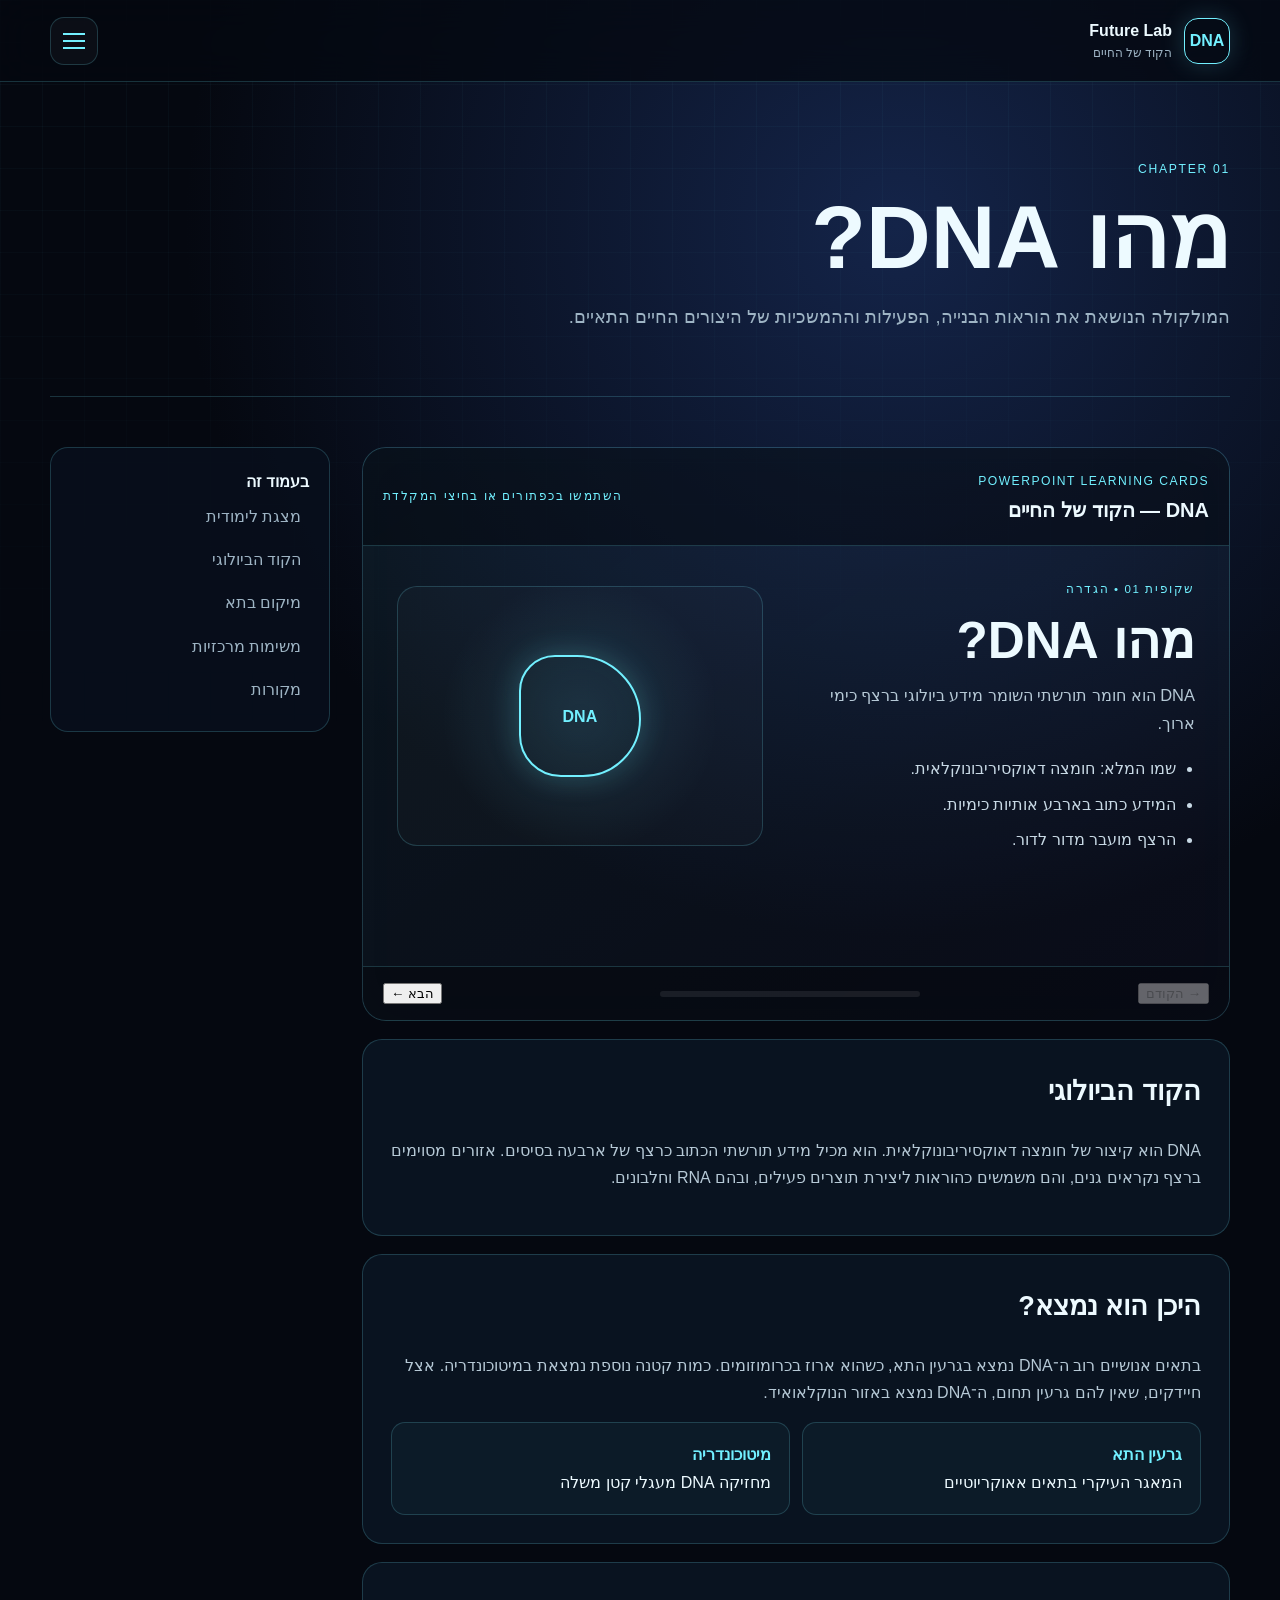
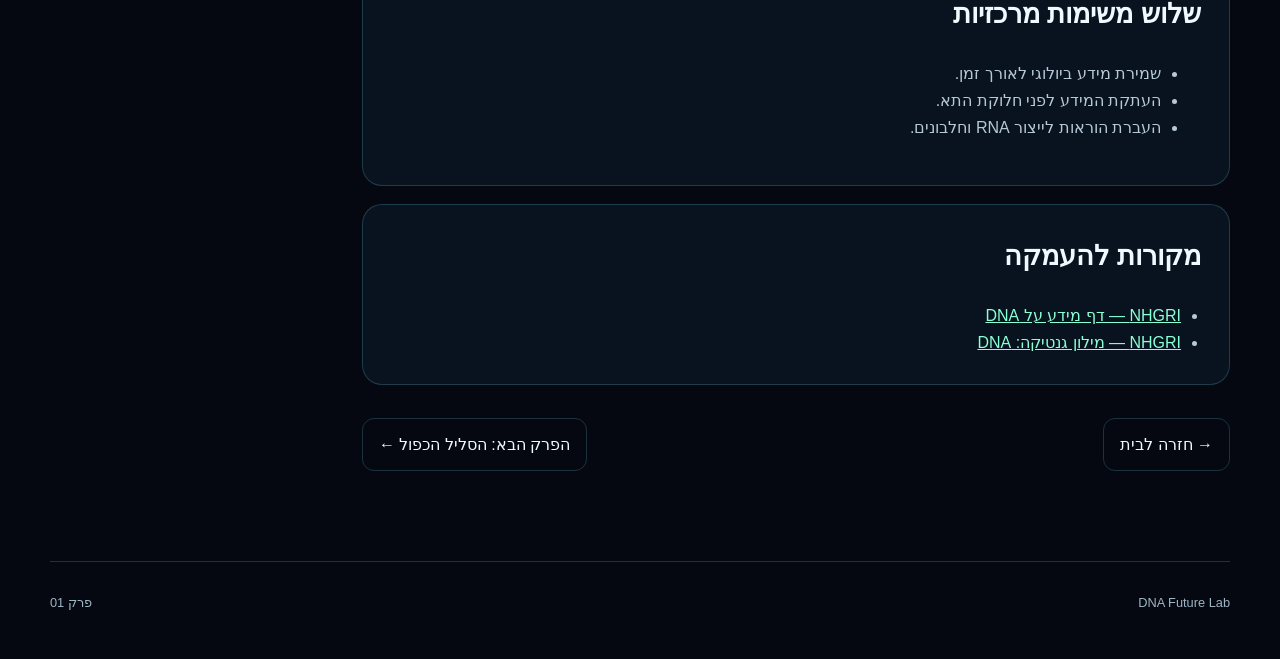
<file: pages/what-is-dna.html>
<!doctype html>
<html lang="he" dir="rtl">
<head>
  <meta charset="utf-8">
  <meta name="viewport" content="width=device-width, initial-scale=1">
  <meta name="description" content="מבוא ל־DNA: תפקידו, מיקומו בתא והמשימות הביולוגיות המרכזיות שלו.">
  <meta name="theme-color" content="#050810">
  <title>מהו DNA? | DNA Future Lab</title>
  <link rel="icon" href="../assets/favicon.svg" type="image/svg+xml">
  <link rel="stylesheet" href="../assets/css/styles.css">
  <link rel="stylesheet" href="../assets/css/presentation.css">
</head>
<body>
  <div class="ambient" aria-hidden="true"></div>
  <header class="topbar"><a class="brand" href="../index.html" aria-label="דף הבית"><span class="brand-mark">DNA</span><span class="brand-text"><strong>Future Lab</strong><small>הקוד של החיים</small></span></a><button class="menu-btn" type="button" aria-label="פתיחת תפריט" aria-expanded="false" aria-controls="sidebar"><span></span><span></span><span></span></button></header>
  <div class="overlay" data-close-menu></div>
  <aside class="sidebar" id="sidebar" role="dialog" aria-modal="true" aria-label="מרכז הניווט" aria-hidden="true"><div class="sidebar-head"><strong>מרכז הניווט</strong><button class="close-btn" type="button" data-close-menu aria-label="סגירת תפריט">×</button></div><nav class="side-nav" aria-label="ניווט ראשי"></nav></aside>
  <main>
    <section class="page-hero"><span class="chapter">CHAPTER 01</span><h1>מהו DNA?</h1><p>המולקולה הנושאת את הוראות הבנייה, הפעילות וההמשכיות של היצורים החיים התאיים.</p></section>
    <div class="content-layout"><article class="article">
      <section class="presentation" id="presentation" data-presentation aria-label="מצגת מבוא על DNA" tabindex="0">
        <div class="presentation-header"><div><span>POWERPOINT LEARNING CARDS</span><h2>DNA — הקוד של החיים</h2></div><span>השתמשו בכפתורים או בחיצי המקלדת</span></div>
        <div class="presentation-stage" aria-live="polite">
          <section class="presentation-slide is-active" data-slide><div class="presentation-copy"><span class="presentation-kicker">שקופית 01 • הגדרה</span><h3 tabindex="-1">מהו DNA?</h3><p>DNA הוא חומר תורשתי השומר מידע ביולוגי ברצף כימי ארוך.</p><ul class="presentation-bullets"><li>שמו המלא: חומצה דאוקסיריבונוקלאית.</li><li>המידע כתוב בארבע אותיות כימיות.</li><li>הרצף מועבר מדור לדור.</li></ul></div><div class="presentation-visual" aria-hidden="true"><div class="presentation-enzyme">DNA</div></div></section>
          <section class="presentation-slide" data-slide aria-hidden="true" inert><div class="presentation-copy"><span class="presentation-kicker">שקופית 02 • מיקום</span><h3 tabindex="-1">היכן הוא נמצא?</h3><p>בתאים אנושיים רוב ה־DNA נמצא בגרעין, וכמות קטנה נמצאת במיטוכונדריה.</p><ul class="presentation-bullets"><li>בגרעין הוא ארוז בכרומוזומים.</li><li>למיטוכונדריה DNA קטן משלה.</li><li>בחיידקים הוא נמצא באזור הנוקלאואיד.</li></ul></div><div class="presentation-visual" aria-hidden="true"><div class="presentation-result"><div><strong>גרעין</strong><span>המאגר המרכזי</span></div><div><strong>mtDNA</strong><span>עותק מיטוכונדריאלי</span></div></div></div></section>
          <section class="presentation-slide" data-slide aria-hidden="true" inert><div class="presentation-copy"><span class="presentation-kicker">שקופית 03 • ארגון מידע</span><h3 tabindex="-1">גנים הם אזורים ברצף</h3><p>גן הוא מקטע DNA המכיל הוראה ליצירת RNA או חלבון פעיל.</p><ul class="presentation-bullets"><li>לא כל DNA הוא גן.</li><li>רצפי בקרה קובעים מתי גן יופעל.</li><li>גנים פועלים בתוך מערכת שלמה.</li></ul></div><div class="presentation-visual" aria-hidden="true"><div class="presentation-enzyme">GENE</div></div></section>
          <section class="presentation-slide" data-slide aria-hidden="true" inert><div class="presentation-copy"><span class="presentation-kicker">שקופית 04 • תפקידים</span><h3 tabindex="-1">שלוש משימות מרכזיות</h3><p>DNA שומר מידע, מועתק לפני חלוקת התא ומשמש מקור להוראות פעילות.</p><ul class="presentation-bullets"><li>שמירה ארוכת טווח.</li><li>שכפול מדויק.</li><li>העברת מידע ל־RNA ולחלבונים.</li></ul></div><div class="presentation-visual" aria-hidden="true"><div class="presentation-result"><div><strong>1</strong><span>שמירה</span></div><div><strong>2</strong><span>העתקה</span></div></div></div></section>
          <section class="presentation-slide" data-slide aria-hidden="true" inert><div class="presentation-copy"><span class="presentation-kicker">שקופית 05 • התמונה הגדולה</span><h3 tabindex="-1">ממידע לתפקוד</h3><p>הרצף עצמו הוא רק ההתחלה; התא קורא, מבקר ומתרגם אותו לפעילות.</p><ul class="presentation-bullets"><li>DNA הוא מאגר ההוראות.</li><li>RNA הוא עותק עבודה.</li><li>חלבונים מבצעים משימות רבות בתא.</li></ul></div><div class="presentation-visual" aria-hidden="true"><div class="presentation-enzyme">DNA → RNA → PROTEIN</div></div></section>
        </div>
        <div class="presentation-controls"><button type="button" data-presentation-prev>→ הקודם</button><div class="presentation-progress"><span data-presentation-count>1 מתוך 5</span><div><i data-presentation-bar></i></div></div><button type="button" data-presentation-next>הבא ←</button></div>
      </section>
      <section class="info-card" id="biological-code"><h2>הקוד הביולוגי</h2><p>DNA הוא קיצור של חומצה דאוקסיריבונוקלאית. הוא מכיל מידע תורשתי הכתוב כרצף של ארבעה בסיסים. אזורים מסוימים ברצף נקראים גנים, והם משמשים כהוראות ליצירת תוצרים פעילים, ובהם RNA וחלבונים.</p></section>
      <section class="info-card" id="cell-location"><h2>היכן הוא נמצא?</h2><p>בתאים אנושיים רוב ה־DNA נמצא בגרעין התא, כשהוא ארוז בכרומוזומים. כמות קטנה נוספת נמצאת במיטוכונדריה. אצל חיידקים, שאין להם גרעין תחום, ה־DNA נמצא באזור הנוקלאואיד.</p><div class="fact-list"><div class="fact"><strong>גרעין התא</strong><span>המאגר העיקרי בתאים אאוקריוטיים</span></div><div class="fact"><strong>מיטוכונדריה</strong><span>מחזיקה DNA מעגלי קטן משלה</span></div></div></section>
      <section class="info-card" id="core-roles"><h2>שלוש משימות מרכזיות</h2><ul><li>שמירת מידע ביולוגי לאורך זמן.</li><li>העתקת המידע לפני חלוקת התא.</li><li>העברת הוראות לייצור RNA וחלבונים.</li></ul></section>
      <section class="info-card" id="sources"><h2>מקורות להעמקה</h2><ul class="source-list"><li><a href="https://www.genome.gov/about-genomics/fact-sheets/Deoxyribonucleic-Acid-Fact-Sheet">NHGRI — דף מידע על DNA</a></li><li><a href="https://www.genome.gov/genetics-glossary/Deoxyribonucleic-Acid-DNA">NHGRI — מילון גנטיקה: DNA</a></li></ul></section>
      <div class="pager"><a href="../index.html">→ חזרה לבית</a><a href="double-helix.html">הפרק הבא: הסליל הכפול ←</a></div>
    </article><aside class="page-aside" aria-label="תוכן העמוד"><strong>בעמוד זה</strong><a href="#presentation">מצגת לימודית</a><a href="#biological-code">הקוד הביולוגי</a><a href="#cell-location">מיקום בתא</a><a href="#core-roles">משימות מרכזיות</a><a href="#sources">מקורות</a></aside></div>
  </main>
  <footer><span>DNA Future Lab</span><span>פרק 01</span></footer>
  <script src="../assets/js/navigation.js"></script><script src="../assets/js/app.js"></script><script src="../assets/js/presentation.js"></script>
</body>
</html>
</file>
<file: assets/css/styles.css>
:root {
  --bg: #050810;
  --panel: rgba(12, 23, 38, 0.74);
  --line: rgba(115, 238, 255, 0.19);
  --cyan: #72f0ff;
  --mint: #8bffd4;
  --violet: #9c7cff;
  --pink: #f2a7e8;
  --text: #edfaff;
  --muted: #9eb4c4;
  --max: 1180px;
}

/* איפוס בסיסי */

* {
  box-sizing: border-box;
}

:focus-visible {
  outline: 3px solid var(--mint);
  outline-offset: 4px;
}

html {
  scroll-behavior: smooth;
}

body {
  margin: 0;
  min-height: 100vh;
  line-height: 1.7;
  color: var(--text);
  background:
    radial-gradient(
      circle at 70% 10%,
      #142449 0,
      transparent 32%
    ),
    var(--bg);
  font-family:
    Arial,
    "Noto Sans Hebrew",
    sans-serif;
}

/* רקע עתידני */

.ambient {
  position: fixed;
  inset: 0;
  z-index: -1;
  pointer-events: none;

  background-image:
    linear-gradient(
      rgba(114, 240, 255, 0.035) 1px,
      transparent 1px
    ),
    linear-gradient(
      90deg,
      rgba(114, 240, 255, 0.035) 1px,
      transparent 1px
    );

  background-size: 42px 42px;

  -webkit-mask-image:
    linear-gradient(
      to bottom,
      #000,
      transparent 85%
    );

  mask-image:
    linear-gradient(
      to bottom,
      #000,
      transparent 85%
    );
}

/* סרגל עליון */

.topbar {
  position: sticky;
  top: 0;
  z-index: 20;

  height: 82px;
  padding:
    0
    max(
      24px,
      calc((100vw - var(--max)) / 2)
    );

  display: flex;
  align-items: center;
  justify-content: space-between;

  background: rgba(5, 8, 16, 0.76);
  backdrop-filter: blur(18px);
  border-bottom: 1px solid var(--line);
}

.brand {
  display: flex;
  align-items: center;
  gap: 12px;

  color: var(--text);
  text-decoration: none;
}

.brand-mark {
  width: 46px;
  height: 46px;

  display: grid;
  place-items: center;

  border: 1px solid var(--cyan);
  border-radius: 14px;

  color: var(--cyan);
  font-weight: 800;

  box-shadow:
    0 0 24px
    rgba(114, 240, 255, 0.18);
}

.brand strong,
.brand small {
  display: block;
}

.brand small {
  color: var(--muted);
  font-size: 0.72rem;
}

/* כפתור המבורגר */

.menu-btn {
  width: 48px;
  height: 48px;

  display: grid;
  place-content: center;
  gap: 5px;

  cursor: pointer;

  border: 1px solid var(--line);
  border-radius: 14px;

  background: rgba(255, 255, 255, 0.03);
}

.menu-btn span {
  display: block;

  width: 22px;
  height: 2px;

  background: var(--cyan);
}

/* שכבת הרקע של התפריט */

.overlay {
  position: fixed;
  inset: 0;
  z-index: 39;

  opacity: 0;
  visibility: hidden;

  background: rgba(0, 0, 0, 0.62);

  transition:
    opacity 0.25s ease,
    visibility 0.25s ease;
}

.overlay.open {
  opacity: 1;
  visibility: visible;
}

/* תפריט צדדי */

.sidebar {
  position: fixed;
  top: 0;
  right: 0;
  z-index: 40;

  width: min(390px, 88vw);
  height: 100dvh;

  display: flex;
  flex-direction: column;

  border-left: 1px solid var(--line);
  background: #08101d;

  transform: translateX(105%);
  visibility: hidden;

  transition:
    transform 0.28s ease,
    visibility 0s linear 0.28s;

  box-shadow:
    -30px 0 80px
    rgba(0, 0, 0, 0.45);
}

.sidebar.open {
  transform: translateX(0);
  visibility: visible;
  transition-delay: 0s;
}

.sidebar-head {
  min-height: 82px;
  padding: 0 22px;

  display: flex;
  align-items: center;
  justify-content: space-between;

  border-bottom: 1px solid var(--line);
}

.close-btn {
  padding: 0;

  cursor: pointer;

  border: 0;
  background: transparent;

  color: var(--text);
  font-size: 2rem;
  line-height: 1;
}

.side-nav {
  flex: 1;

  overflow-y: auto;
  overscroll-behavior: contain;

  padding: 0 14px 40px;
}

.nav-tools {
  position: sticky;
  z-index: 2;
  top: 0;

  padding: 16px 0 12px;

  background: linear-gradient(180deg, #07131d 82%, transparent);
}

.nav-search {
  display: flex;
  align-items: center;
  gap: 10px;

  padding: 10px 12px;

  border: 1px solid var(--line);
  border-radius: 12px;

  background: rgba(3, 13, 21, 0.82);
}

.nav-search:focus-within {
  border-color: var(--cyan);
  box-shadow: 0 0 0 3px rgba(114, 240, 255, 0.1);
}

.nav-search input {
  min-width: 0;
  width: 100%;

  border: 0;
  outline: 0;

  background: transparent;
  color: var(--text);
  font: inherit;
}

.nav-search input::placeholder {
  color: #7f98a9;
}

.nav-search-status {
  min-height: 20px;
  margin: 7px 4px 0;

  color: var(--muted);
  font-size: 0.75rem;
}

.nav-home {
  margin-bottom: 10px;
}

.nav-group {
  border-top: 1px solid rgba(114, 240, 255, 0.1);
}

.nav-group summary {
  display: flex;
  align-items: center;
  gap: 10px;

  padding: 14px 8px;

  cursor: pointer;
  list-style: none;

  color: var(--cyan);
  font-size: 0.78rem;
  letter-spacing: 0.08em;
}

.nav-group summary::-webkit-details-marker {
  display: none;
}

.nav-group summary::after {
  margin-right: auto;

  content: "⌄";
  transition: transform 160ms ease;
}

.nav-group[open] summary::after {
  transform: rotate(180deg);
}

.nav-group-items {
  display: grid;
  gap: 3px;

  padding-bottom: 10px;
}

.nav-item {
  display: flex;
  align-items: center;
  gap: 10px;

  min-height: 44px;
  padding: 10px 12px;

  border: 1px solid transparent;
  border-radius: 10px;

  color: #c7d8e4;
  text-decoration: none;
}

.nav-item:hover,
.nav-item.active {
  color: #ffffff;

  border-color: var(--line);

  background:
    rgba(114, 240, 255, 0.08);
}

.nav-item.active {
  box-shadow: inset -3px 0 0 var(--cyan);
}

.nav-item.is-disabled {
  cursor: default;

  color: #758998;
}

.nav-item.is-disabled:hover {
  border-color: transparent;
  background: transparent;
}

.nav-item-icon {
  width: 24px;

  color: var(--cyan);
  text-align: center;
}

.nav-item-label {
  flex: 1;
}

.nav-item-status {
  padding: 2px 6px;

  border: 1px solid rgba(114, 240, 255, 0.15);
  border-radius: 999px;

  font-size: 0.62rem;
}

.nav-item[hidden],
.nav-group[hidden] {
  display: none;
}

.pin-menu {
  display: none;
  align-items: center;
  gap: 9px;

  width: 100%;
  margin-top: 12px;
  padding: 10px 12px;

  cursor: pointer;

  border: 1px solid var(--line);
  border-radius: 10px;

  background: rgba(114, 240, 255, 0.05);
  color: var(--text);
  font: inherit;
}

.pin-menu[aria-pressed="true"] {
  border-color: var(--cyan);
  color: var(--cyan);
}

/* מבנה כללי */

main {
  width: min(
    var(--max),
    calc(100% - 40px)
  );

  margin: auto;
}

/* אזור הפתיחה */

.hero {
  min-height: calc(100vh - 82px);
  padding: 70px 0;

  display: grid;
  grid-template-columns: 1.05fr 0.95fr;
  align-items: center;
  gap: 52px;
}

.eyebrow,
.section-head > span {
  color: var(--cyan);
  font-size: 0.72rem;
  letter-spacing: 0.18em;
}

.hero h1 {
  margin: 18px 0 24px;

  font-size:
    clamp(
      3.5rem,
      8vw,
      7.2rem
    );

  line-height: 0.92;
  letter-spacing: -0.06em;
}

.hero h1 em {
  display: block;

  color: transparent;
  font-style: normal;

  -webkit-text-stroke:
    1px var(--cyan);

  text-shadow:
    0 0 30px
    rgba(114, 240, 255, 0.2);
}

.hero-copy > p {
  max-width: 620px;

  color: var(--muted);
  font-size: 1.18rem;
}

.hero-actions {
  margin: 30px 0;

  display: flex;
  gap: 12px;
}

.btn {
  padding: 13px 21px;

  border-radius: 12px;

  text-decoration: none;
  font-weight: 700;
}

.btn.primary {
  color: #041017;

  background:
    linear-gradient(
      120deg,
      var(--cyan),
      var(--mint)
    );
}

.btn.ghost {
  color: var(--text);
  border: 1px solid var(--line);
}

/* נתוני פתיחה */

.stats {
  display: flex;
  flex-wrap: wrap;
  gap: 16px;
}

.stats div {
  min-width: 120px;
  padding: 13px 15px;

  border-right:
    2px solid var(--cyan);

  background:
    rgba(255, 255, 255, 0.025);
}

.stats strong,
.stats span {
  display: block;
}

.stats strong {
  font-size: 1.35rem;
}

.stats span {
  color: var(--muted);
  font-size: 0.76rem;
}

/* מסגרת האנימציה */

.helix-stage {
  position: relative;

  height: 570px;

  display: grid;
  place-items: center;

  overflow: hidden;

  border: 1px solid var(--line);
  border-radius: 34px;

  background:
    radial-gradient(
      circle at center,
      rgba(114, 240, 255, 0.08),
      transparent 55%
    ),
    linear-gradient(
      145deg,
      rgba(114, 240, 255, 0.08),
      rgba(156, 124, 255, 0.035)
    );

  box-shadow:
    inset 0 0 60px
    rgba(114, 240, 255, 0.045),
    0 24px 70px
    rgba(0, 0, 0, 0.35);
}

/* רשת מדעית בתוך המסגרת */

.scientific-grid {
  position: absolute;
  inset: 0;

  pointer-events: none;

  background-image:
    linear-gradient(
      rgba(114, 240, 255, 0.035) 1px,
      transparent 1px
    ),
    linear-gradient(
      90deg,
      rgba(114, 240, 255, 0.035) 1px,
      transparent 1px
    );

  background-size: 34px 34px;

  -webkit-mask-image:
    radial-gradient(
      circle at center,
      #000 15%,
      transparent 80%
    );

  mask-image:
    radial-gradient(
      circle at center,
      #000 15%,
      transparent 80%
    );
}

/* מעגלי הסריקה */

.orbit {
  position: absolute;

  border:
    1px solid
    rgba(114, 240, 255, 0.14);

  border-radius: 50%;

  pointer-events: none;
}

.orbit-one {
  width: 360px;
  height: 360px;

  animation:
    orbitPulse 5s
    ease-in-out infinite;
}

.orbit-two {
  width: 470px;
  height: 470px;

  opacity: 0.52;

  animation:
    orbitPulse 5s
    ease-in-out infinite reverse;
}

@keyframes orbitPulse {
  0%,
  100% {
    transform: scale(0.98);
    opacity: 0.35;
  }

  50% {
    transform: scale(1.03);
    opacity: 0.7;
  }
}

/* ה־Canvas של סליל ה־DNA */

#dnaCanvas {
  position: relative;
  z-index: 2;

  width: 100%;
  height: 100%;

  display: block;
}

/* קו הסריקה */

.scan-line {
  position: absolute;
  left: 0;
  right: 0;
  z-index: 3;

  height: 2px;

  pointer-events: none;

  background:
    linear-gradient(
      90deg,
      transparent,
      var(--cyan),
      transparent
    );

  box-shadow:
    0 0 20px
    var(--cyan);

  animation:
    scan 4s linear infinite;
}

@keyframes scan {
  from {
    top: 8%;
    opacity: 0.35;
  }

  50% {
    opacity: 1;
  }

  to {
    top: 92%;
    opacity: 0.35;
  }
}

/* תוויות בתוך מסגרת הסליל */

.hud {
  position: absolute;
  z-index: 4;

  padding: 7px 10px;

  border: 1px solid var(--line);

  color: var(--cyan);
  background: rgba(7, 16, 29, 0.9);

  font-size: 0.66rem;
  letter-spacing: 0.14em;

  backdrop-filter: blur(8px);
}

.hud.top {
  top: 24px;
  left: 24px;
}

.hud.bottom {
  right: 24px;
  bottom: 24px;
}

/* מקטעי תוכן */

.section {
  padding: 100px 0;
}

.section-head {
  max-width: 700px;
  margin-bottom: 38px;
}

.section-head h2 {
  margin: 8px 0 14px;

  font-size:
    clamp(
      2rem,
      5vw,
      4rem
    );

  line-height: 1.05;
}

.section-head p {
  color: var(--muted);
}

/* כרטיסי הנושאים */

.topic-grid {
  display: grid;
  grid-template-columns:
    repeat(3, 1fr);
  gap: 16px;
}

.topic-card {
  min-height: 260px;
  padding: 25px;

  display: flex;
  flex-direction: column;

  border: 1px solid var(--line);
  border-radius: 20px;

  color: var(--text);
  background: var(--panel);

  text-decoration: none;

  transition:
    transform 0.25s ease,
    border-color 0.25s ease,
    box-shadow 0.25s ease;
}

.topic-card:hover {
  transform: translateY(-6px);

  border-color:
    rgba(114, 240, 255, 0.6);

  box-shadow:
    0 18px 50px
    rgba(0, 0, 0, 0.3);
}

.topic-card b {
  color: var(--cyan);
  font-size: 0.75rem;
}

.topic-card h3 {
  margin: 38px 0 8px;
  font-size: 1.45rem;
}

.topic-card p {
  margin: 0;
  color: var(--muted);
}

.topic-card span {
  margin-top: auto;

  color: var(--mint);
  font-size: 0.86rem;
}

/* מפת הדרך */

.roadmap {
  border-top: 1px solid var(--line);
}

.timeline {
  display: grid;
  grid-template-columns:
    repeat(3, 1fr);
  gap: 16px;
}

.timeline > div {
  padding: 25px;

  border-right:
    2px solid var(--violet);

  background:
    rgba(255, 255, 255, 0.025);
}

.timeline b {
  color: var(--violet);
  font-size: 0.74rem;
}

.timeline p {
  color: var(--muted);
}

/* תחתית האתר */

footer {
  width: min(
    var(--max),
    calc(100% - 40px)
  );

  margin: auto;
  padding: 30px 0 45px;

  display: flex;
  justify-content: space-between;

  border-top: 1px solid var(--line);

  color: var(--muted);
  font-size: 0.8rem;
}

/* עמודי התוכן הפנימיים */

.page-hero {
  padding: 72px 0 45px;

  border-bottom:
    1px solid var(--line);
}

.page-hero .chapter {
  color: var(--cyan);
  font-size: 0.76rem;
  letter-spacing: 0.14em;
}

.page-hero h1 {
  margin: 12px 0 18px;

  font-size:
    clamp(
      2.8rem,
      7vw,
      6rem
    );

  line-height: 1;
}

.page-hero p {
  max-width: 760px;

  color: var(--muted);
  font-size: 1.15rem;
}

.content-layout {
  padding: 50px 0 90px;

  display: grid;
  grid-template-columns:
    minmax(0, 1fr)
    280px;

  gap: 32px;
}

.article {
  display: grid;
  gap: 18px;
}

.info-card {
  padding: 28px;

  border: 1px solid var(--line);
  border-radius: 20px;

  background: var(--panel);
}

.info-card h2 {
  margin-top: 0;
  font-size: 1.7rem;
}

.info-card p,
.info-card li {
  color: #b6c9d6;
}

.source-list {
  margin: 0;
  padding-inline-start: 1.25rem;
}

.source-list a {
  color: var(--mint);
}

.source-list a:hover {
  color: var(--cyan);
}

.fact-list {
  display: grid;
  grid-template-columns:
    repeat(2, 1fr);
  gap: 12px;
}

.fact {
  padding: 18px;

  border: 1px solid var(--line);
  border-radius: 14px;

  background:
    rgba(114, 240, 255, 0.035);
}

.fact strong,
.fact span {
  display: block;
}

.fact strong {
  color: var(--cyan);
}

.page-aside {
  position: sticky;
  top: 105px;

  height: max-content;
  padding: 20px;

  border: 1px solid var(--line);
  border-radius: 18px;

  background:
    rgba(8, 16, 29, 0.8);
}

.page-aside a {
  display: block;

  padding: 8px;

  color: var(--muted);
  text-decoration: none;
}

.page-aside a:hover {
  color: var(--cyan);
}

.pager {
  margin-top: 15px;

  display: flex;
  justify-content: space-between;
  gap: 12px;
}

.pager a {
  padding: 12px 16px;

  border: 1px solid var(--line);
  border-radius: 12px;

  color: var(--text);
  text-decoration: none;
}

/* טאבלטים */

@media (min-width: 1100px) {

  .pin-menu {
    display: flex;
  }

  body.nav-pinned .sidebar {
    width: 360px;

    visibility: visible;
    transform: translateX(0);
    transition: none;

    box-shadow: none;
  }

  body.nav-pinned .overlay {
    display: none;
  }

  body.nav-pinned .menu-btn {
    display: none;
  }

  body.nav-pinned .topbar {
    padding-right: 390px;
  }

  body.nav-pinned main,
  body.nav-pinned footer {
    width: min(var(--max), calc(100% - 400px));
    margin-right: 380px;
    margin-left: 20px;
  }

  body.nav-pinned .hero,
  body.nav-pinned .content-layout {
    grid-template-columns: 1fr;
  }

  body.nav-pinned .page-aside {
    position: static;
    order: -1;
  }

  body.nav-pinned .topic-grid,
  body.nav-pinned .timeline {
    grid-template-columns: repeat(2, 1fr);
  }
}

@media (max-width: 900px) {

  .hero {
    grid-template-columns: 1fr;
    padding-top: 45px;
  }

  .helix-stage {
    height: 520px;
  }

  .topic-grid,
  .timeline {
    grid-template-columns:
      repeat(2, 1fr);
  }

  .content-layout {
    grid-template-columns: 1fr;
  }

  .page-aside {
    position: static;
    order: -1;
  }

}

/* טלפונים */

@media (max-width: 600px) {

  main {
    width: min(
      calc(100% - 28px),
      var(--max)
    );
  }

  .topbar {
    padding: 0 14px;
  }

  .hero {
    gap: 38px;
    padding-top: 38px;
  }

  .hero h1 {
    font-size: 3.5rem;
  }

  .helix-stage {
    height: 470px;
    border-radius: 28px;
  }

  .orbit-one {
    width: 270px;
    height: 270px;
  }

  .orbit-two {
    width: 360px;
    height: 360px;
  }

  .hud {
    font-size: 0.58rem;
    letter-spacing: 0.1em;
  }

  .hud.top {
    top: 18px;
    left: 18px;
  }

  .hud.bottom {
    right: 18px;
    bottom: 18px;
  }

  .topic-grid,
  .timeline,
  .fact-list {
    grid-template-columns: 1fr;
  }

  .stats {
    display: grid;
    grid-template-columns:
      repeat(3, 1fr);

    gap: 7px;
  }

  .stats div {
    min-width: 0;
    padding: 9px;
  }

  .hero-actions {
    flex-direction: column;
  }

  .btn {
    text-align: center;
  }

  footer {
    flex-direction: column;
    gap: 8px;
  }

  .pager {
    flex-direction: column;
  }

  .topic-card {
    min-height: 220px;
  }

}

/* כיבוד הגדרת הפחתת תנועה */

@media (
  prefers-reduced-motion: reduce
) {

  html {
    scroll-behavior: auto;
  }

  .scan-line,
  .orbit {
    animation: none;
  }

}
</file>
<file: assets/css/visualizations.css>
.visual-panel{position:relative;min-height:430px;overflow:hidden;border:1px solid var(--line);border-radius:24px;background:radial-gradient(circle at center,rgba(114,240,255,.08),transparent 58%),linear-gradient(145deg,rgba(114,240,255,.055),rgba(156,124,255,.025));box-shadow:inset 0 0 50px rgba(114,240,255,.035)}.visual-panel:before{content:"";position:absolute;inset:0;pointer-events:none;background-image:linear-gradient(rgba(114,240,255,.035) 1px,transparent 1px),linear-gradient(90deg,rgba(114,240,255,.035) 1px,transparent 1px);background-size:32px 32px;mask-image:radial-gradient(circle,#000 20%,transparent 88%)}.visual-panel canvas{position:absolute;inset:0;width:100%;height:100%;display:block}.visual-label{position:absolute;z-index:2;padding:7px 10px;border:1px solid var(--line);background:rgba(7,16,29,.88);color:var(--cyan);font-size:.68rem;letter-spacing:.12em;backdrop-filter:blur(8px)}.visual-label.top{top:18px;left:18px}.visual-label.bottom{right:18px;bottom:18px}.visual-legend{position:absolute;right:18px;top:18px;z-index:2;display:flex;flex-wrap:wrap;gap:7px;max-width:62%}.visual-legend span{padding:5px 8px;border:1px solid var(--line);border-radius:999px;background:rgba(7,16,29,.86);font-size:.7rem;color:#d9f8ff}.process-steps{display:grid;grid-template-columns:repeat(3,1fr);gap:12px;margin-top:16px}.process-steps div{padding:16px;border:1px solid var(--line);border-radius:14px;background:rgba(114,240,255,.035)}.process-steps b{display:block;color:var(--cyan);font-size:.75rem}.process-steps strong{display:block;margin-top:4px}.base-key{display:grid;grid-template-columns:repeat(4,1fr);gap:10px;margin-top:16px}.base-key div{padding:14px;border:1px solid var(--line);border-radius:14px;text-align:center;background:rgba(255,255,255,.025)}.base-key b{display:block;font-size:1.6rem}.base-a b{color:#79f5ff}.base-t b{color:#9bffd5}.base-g b{color:#be9cff}.base-c b{color:#f2a7e8}@media(max-width:700px){.visual-panel{min-height:360px}.visual-legend{top:auto;right:14px;left:14px;bottom:14px;max-width:none}.visual-label.bottom{display:none}.process-steps{grid-template-columns:1fr}.base-key{grid-template-columns:repeat(2,1fr)}}@media(prefers-reduced-motion:reduce){.visual-panel canvas{animation:none}}
</file>
<file: assets/css/presentation.css>
.presentation{position:relative;overflow:hidden;border:1px solid var(--line);border-radius:24px;background:linear-gradient(145deg,rgba(114,240,255,.06),rgba(156,124,255,.035));box-shadow:inset 0 0 50px rgba(114,240,255,.025)}.presentation-header{display:flex;align-items:center;justify-content:space-between;gap:16px;padding:18px 20px;border-bottom:1px solid var(--line);background:rgba(5,8,16,.55)}.presentation-header h2{margin:0;font-size:1.25rem}.presentation-header span{color:var(--cyan);font-size:.76rem;letter-spacing:.12em}.presentation-stage{position:relative;min-height:420px}.presentation-slide{position:absolute;inset:0;display:grid;grid-template-columns:minmax(0,1.05fr) minmax(260px,.95fr);gap:28px;align-items:center;padding:34px;opacity:0;visibility:hidden;transform:translateX(-18px);transition:opacity .28s ease,transform .28s ease,visibility 0s linear .28s}.presentation-slide.is-active{position:relative;opacity:1;visibility:visible;transform:translateX(0);transition-delay:0s}.presentation-copy{display:grid;gap:14px}.presentation-kicker{color:var(--cyan);font-size:.72rem;letter-spacing:.14em}.presentation-copy h3{margin:0;font-size:clamp(1.9rem,4vw,3.3rem);line-height:1.05}.presentation-copy p{margin:0;color:#b6c9d6;font-size:1.03rem}.presentation-bullets{margin:4px 0 0;padding-inline-start:1.2rem;color:#c8d9e5}.presentation-bullets li+li{margin-top:8px}.presentation-visual{min-height:260px;display:grid;place-items:center;border:1px solid var(--line);border-radius:20px;background:radial-gradient(circle,rgba(114,240,255,.11),transparent 62%),rgba(255,255,255,.02)}.presentation-diagram{position:relative;width:min(290px,82%);height:220px}.presentation-strand{position:absolute;left:50%;width:8px;height:180px;border-radius:999px;background:linear-gradient(var(--cyan),var(--violet));box-shadow:0 0 24px rgba(114,240,255,.35)}.presentation-strand.one{transform:translateX(-42px) rotate(12deg)}.presentation-strand.two{transform:translateX(34px) rotate(-12deg)}.presentation-rung{position:absolute;left:50%;width:92px;height:4px;border-radius:999px;background:var(--mint);transform:translateX(-50%)}.presentation-rung:nth-child(3){top:44px}.presentation-rung:nth-child(4){top:86px}.presentation-rung:nth-child(5){top:128px}.presentation-rung:nth-child(6){top:170px}.presentation-enzyme{width:122px;height:122px;border:2px solid var(--cyan);border-radius:36% 64% 58% 42%;display:grid;place-items:center;color:var(--cyan);font-weight:800;box-shadow:0 0 30px rgba(114,240,255,.22)}.presentation-fragments{width:min(320px,84%);display:grid;gap:14px}.presentation-fragment{height:18px;border-radius:999px;background:linear-gradient(90deg,var(--cyan),var(--mint));box-shadow:0 0 18px rgba(114,240,255,.18)}.presentation-fragment:nth-child(2){width:82%}.presentation-fragment:nth-child(3){width:64%}.presentation-result{display:grid;grid-template-columns:1fr 1fr;gap:18px;width:min(340px,90%)}.presentation-result div{padding:28px 16px;border:1px solid var(--line);border-radius:18px;text-align:center;background:rgba(114,240,255,.04)}.presentation-result strong{display:block;color:var(--cyan);font-size:2rem}.presentation-controls{display:flex;align-items:center;justify-content:space-between;gap:16px;padding:16px 20px;border-top:1px solid var(--line);background:rgba(5,8,16,.55)}.presentation-buttons{display:flex;gap:10px}.presentation-button{min-width:46px;padding:10px 14px;border:1px solid var(--line);border-radius:12px;background:rgba(114,240,255,.05);color:var(--text);font:inherit;cursor:pointer}.presentation-button:hover,.presentation-button:focus-visible{border-color:var(--cyan);color:var(--cyan)}.presentation-button:disabled{cursor:not-allowed;opacity:.35}.presentation-progress{flex:1;max-width:260px;height:6px;overflow:hidden;border-radius:999px;background:rgba(255,255,255,.08)}.presentation-progress span{display:block;height:100%;width:0;background:linear-gradient(90deg,var(--cyan),var(--violet));transition:width .25s ease}.presentation-counter{min-width:72px;color:var(--muted);text-align:left;font-size:.82rem}

/* Illustrated scientific slides */
.presentation-illustrated .presentation-stage{min-height:500px}.presentation-illustrated .presentation-slide{grid-template-columns:minmax(0,.86fr) minmax(360px,1.14fr)}.svg-visual{align-content:center;gap:10px;padding:14px;overflow:hidden}.svg-visual svg{display:block;width:100%;max-width:560px;height:auto;min-height:280px}.svg-cell{fill:rgba(114,240,255,.055);stroke:#72f0ff;stroke-width:3}.svg-nucleus{fill:rgba(156,124,255,.15);stroke:#9c7cff;stroke-width:2}.svg-dna-old,.svg-dna-new,.svg-template,.svg-new-strand,.svg-rna,.svg-arrow,.svg-error-line,.svg-protein-chain,.svg-protein-fold,.svg-trna{fill:none;stroke-linecap:round;stroke-linejoin:round}.svg-dna-old{stroke:#72f0ff;stroke-width:6}.svg-dna-new{stroke:#8bffd4;stroke-width:6}.svg-template{stroke:#9c7cff;stroke-width:6}.svg-new-strand{stroke:#8bffd4;stroke-width:9}.svg-rna{stroke:#f2a7e8;stroke-width:8}.svg-rna-dot{fill:#f2a7e8}.svg-arrow{stroke:#72f0ff;stroke-width:4}.svg-arrow-fill{fill:#72f0ff}.svg-enzyme{fill:rgba(242,167,232,.13);stroke:#f2a7e8;stroke-width:2.5}.svg-rungs line,.svg-pair-lines line{stroke:rgba(237,250,255,.6);stroke-width:2;stroke-dasharray:4 4}.svg-label,.svg-note,.svg-direction,.svg-enzyme-text,.svg-small-enzyme-text,.svg-bases text,.svg-error-text,.svg-proof-text{font-family:Arial,"Noto Sans Hebrew",sans-serif;text-anchor:middle}.svg-label{fill:#edfaff;font-size:18px;font-weight:700}.svg-note{fill:#9eb4c4;font-size:15px}.svg-direction{fill:#72f0ff;font-size:14px;font-weight:700}.svg-enzyme-text{fill:#edfaff;font-size:16px;font-weight:800}.svg-small-enzyme-text{fill:#edfaff;font-size:12px;font-weight:800}.svg-bases text{fill:#edfaff;font-size:20px;font-weight:800}.svg-error{fill:rgba(255,111,145,.16);stroke:#ff6f91;stroke-width:2}.svg-error-text{fill:#ff9bb1;font-size:20px;font-weight:900}.svg-error-line{stroke:#ff6f91;stroke-width:3;stroke-dasharray:5 5}.svg-proof{fill:rgba(139,255,212,.1);stroke:#8bffd4;stroke-width:2}.svg-proof-text{fill:#8bffd4;font-size:16px;font-weight:800}.svg-legend{display:flex;flex-wrap:wrap;justify-content:center;gap:8px 16px;padding:8px 10px;border:1px solid rgba(114,240,255,.12);border-radius:999px;background:rgba(5,8,16,.52);color:#b6c9d6;font-size:.76rem}.svg-legend span{display:flex;align-items:center;gap:7px}.svg-legend i{display:inline-block;width:20px;height:6px;border-radius:999px}.legend-old{background:#72f0ff}.legend-new{background:#8bffd4}.legend-enzyme{background:#f2a7e8}.legend-bond{background:repeating-linear-gradient(90deg,#edfaff 0 3px,transparent 3px 6px)}.legend-template{background:#9c7cff}.legend-rna{background:#f2a7e8}.svg-callout{max-width:92%;padding:8px 12px;border:1px solid rgba(139,255,212,.2);border-radius:12px;background:rgba(139,255,212,.055);color:#c8d9e5;text-align:center;font-size:.78rem}

/* Protein synthesis diagrams */
.svg-protein-node,.svg-amino,.svg-amino-dots circle{fill:#8bffd4;stroke:#d9fff1;stroke-width:1.5}.svg-exon{fill:rgba(114,240,255,.16);stroke:#72f0ff;stroke-width:2}.svg-pore{fill:rgba(242,167,232,.2);stroke:#f2a7e8;stroke-width:2}.svg-codon rect{fill:rgba(156,124,255,.12);stroke:#9c7cff;stroke-width:2}.svg-ribosome{fill:rgba(114,240,255,.1);stroke:#72f0ff;stroke-width:3}.svg-trna{stroke:#9c7cff;stroke-width:6}.svg-protein-chain{stroke:#8bffd4;stroke-width:6}.svg-folded-protein{fill:rgba(139,255,212,.12);stroke:#8bffd4;stroke-width:3}.svg-protein-fold{stroke:#72f0ff;stroke-width:5}.legend-protein{background:#8bffd4}.legend-exon{background:#72f0ff}.legend-pore{background:#f2a7e8}.legend-trna{background:#9c7cff}

/* Double helix diagrams */
.svg-backbone circle{fill:rgba(242,167,232,.18);stroke:#f2a7e8;stroke-width:2}.svg-backbone polygon{fill:rgba(114,240,255,.15);stroke:#72f0ff;stroke-width:2}.svg-backbone line{stroke:#9eb4c4;stroke-width:3}.svg-base-bars line{stroke:#8bffd4;stroke-width:10;stroke-linecap:round}.legend-phosphate{background:#f2a7e8}.legend-sugar{background:#72f0ff}.legend-base{background:#8bffd4}.svg-base-pair rect{fill:rgba(114,240,255,.1);stroke:#72f0ff;stroke-width:2}.svg-base-pair.strong rect{fill:rgba(156,124,255,.12);stroke:#9c7cff}.svg-base-pair text,.svg-benefit text{fill:#edfaff;font-family:Arial,"Noto Sans Hebrew",sans-serif;font-size:24px;font-weight:800;text-anchor:middle}.svg-base-pair line{stroke:#edfaff;stroke-width:2;stroke-dasharray:5 5}.svg-benefit circle{fill:rgba(114,240,255,.07);stroke:#72f0ff;stroke-width:2}.svg-benefit:nth-of-type(2) circle{fill:rgba(156,124,255,.08);stroke:#9c7cff}.svg-benefit:nth-of-type(3) circle{fill:rgba(139,255,212,.08);stroke:#8bffd4}

@media(max-width:900px){.presentation-illustrated .presentation-stage{min-height:710px}.presentation-illustrated .presentation-slide,.presentation-illustrated .presentation-slide.is-active{grid-template-columns:1fr}.svg-visual svg{min-height:250px}}
@media(max-width:780px){.presentation-stage{min-height:620px}.presentation-slide,.presentation-slide.is-active{grid-template-columns:1fr;padding:24px}.presentation-visual{min-height:230px}.presentation-controls{flex-wrap:wrap}.presentation-progress{order:3;max-width:none;flex-basis:100%}.presentation-illustrated .presentation-stage{min-height:760px}}
@media(max-width:520px){.presentation-header{align-items:flex-start;flex-direction:column}.presentation-stage{min-height:660px}.presentation-slide,.presentation-slide.is-active{padding:20px}.presentation-copy h3{font-size:2rem}.presentation-controls{padding:14px}.presentation-button{padding:9px 11px}.presentation-illustrated .presentation-stage{min-height:800px}.svg-visual{padding:8px}.svg-visual svg{min-height:225px}.svg-legend{border-radius:14px;font-size:.7rem}}
@media(prefers-reduced-motion:reduce){.presentation-slide,.presentation-progress span{transition:none}}
</file>
